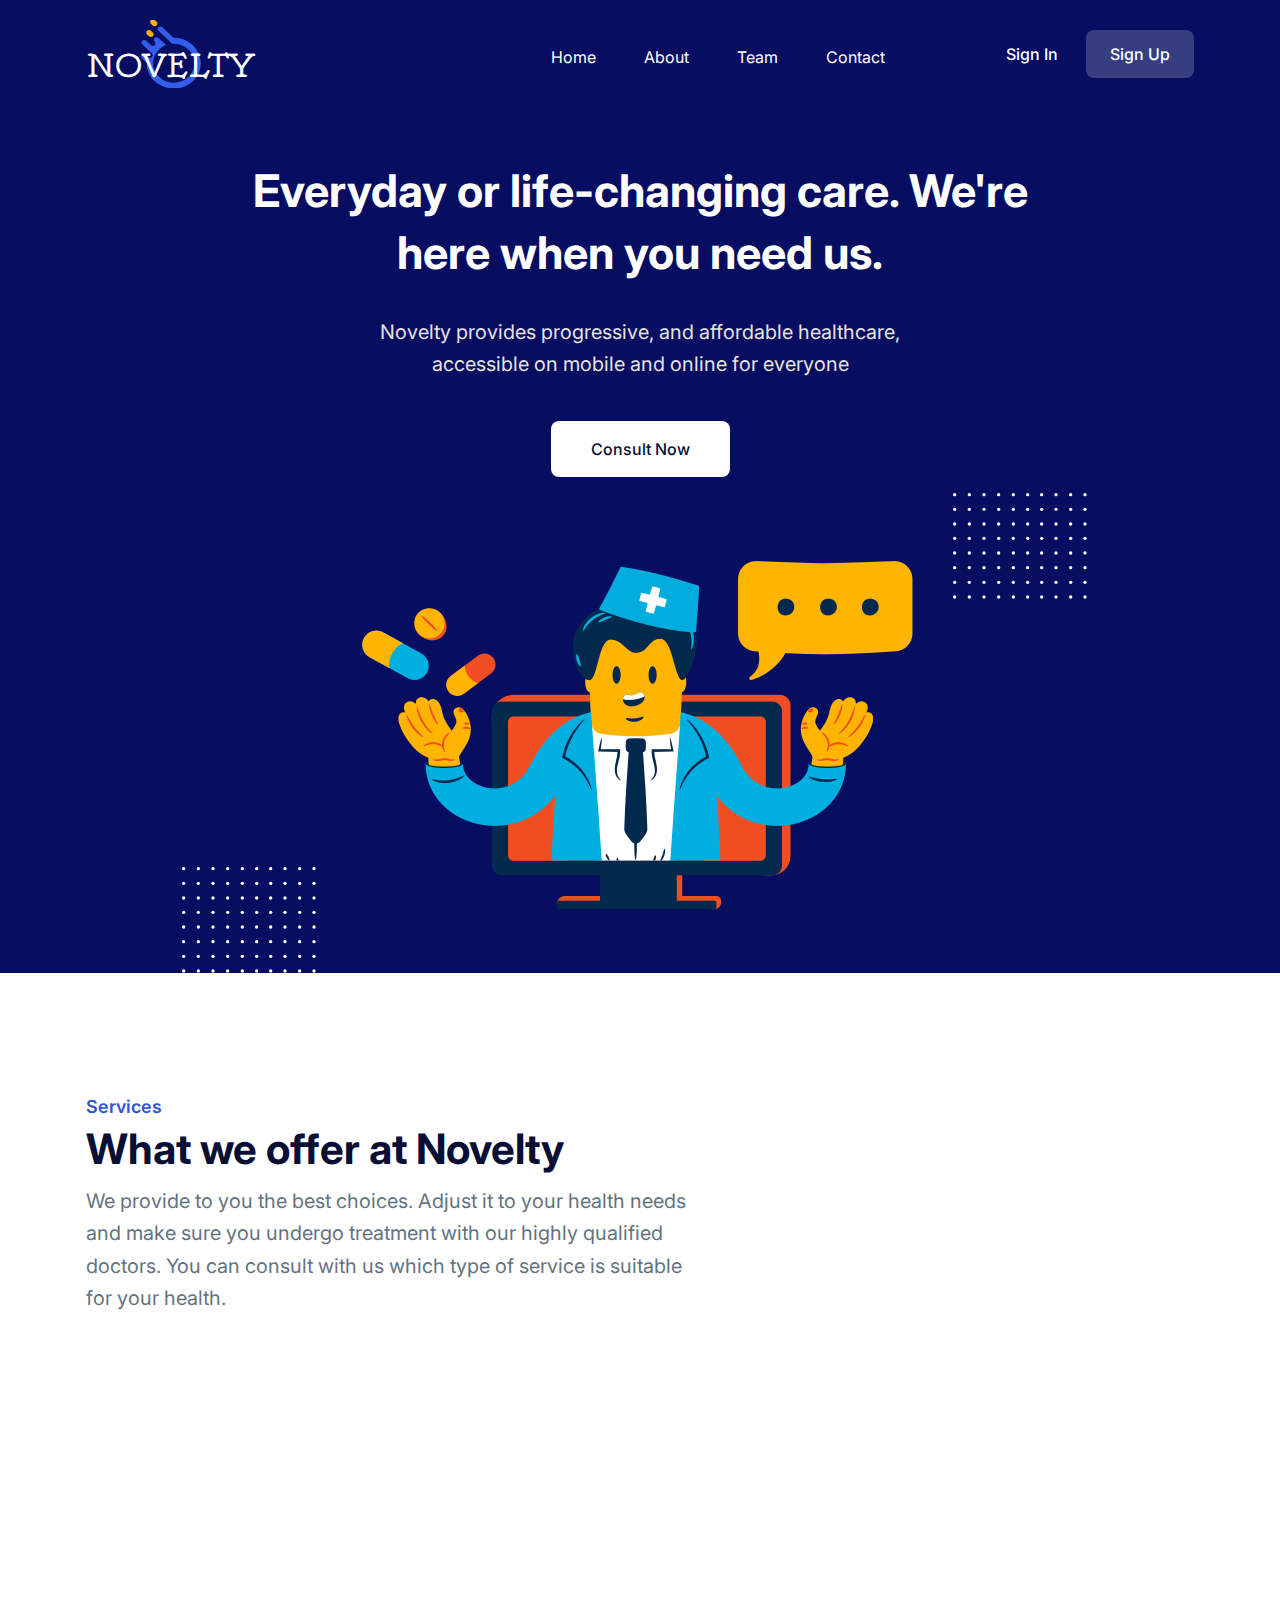
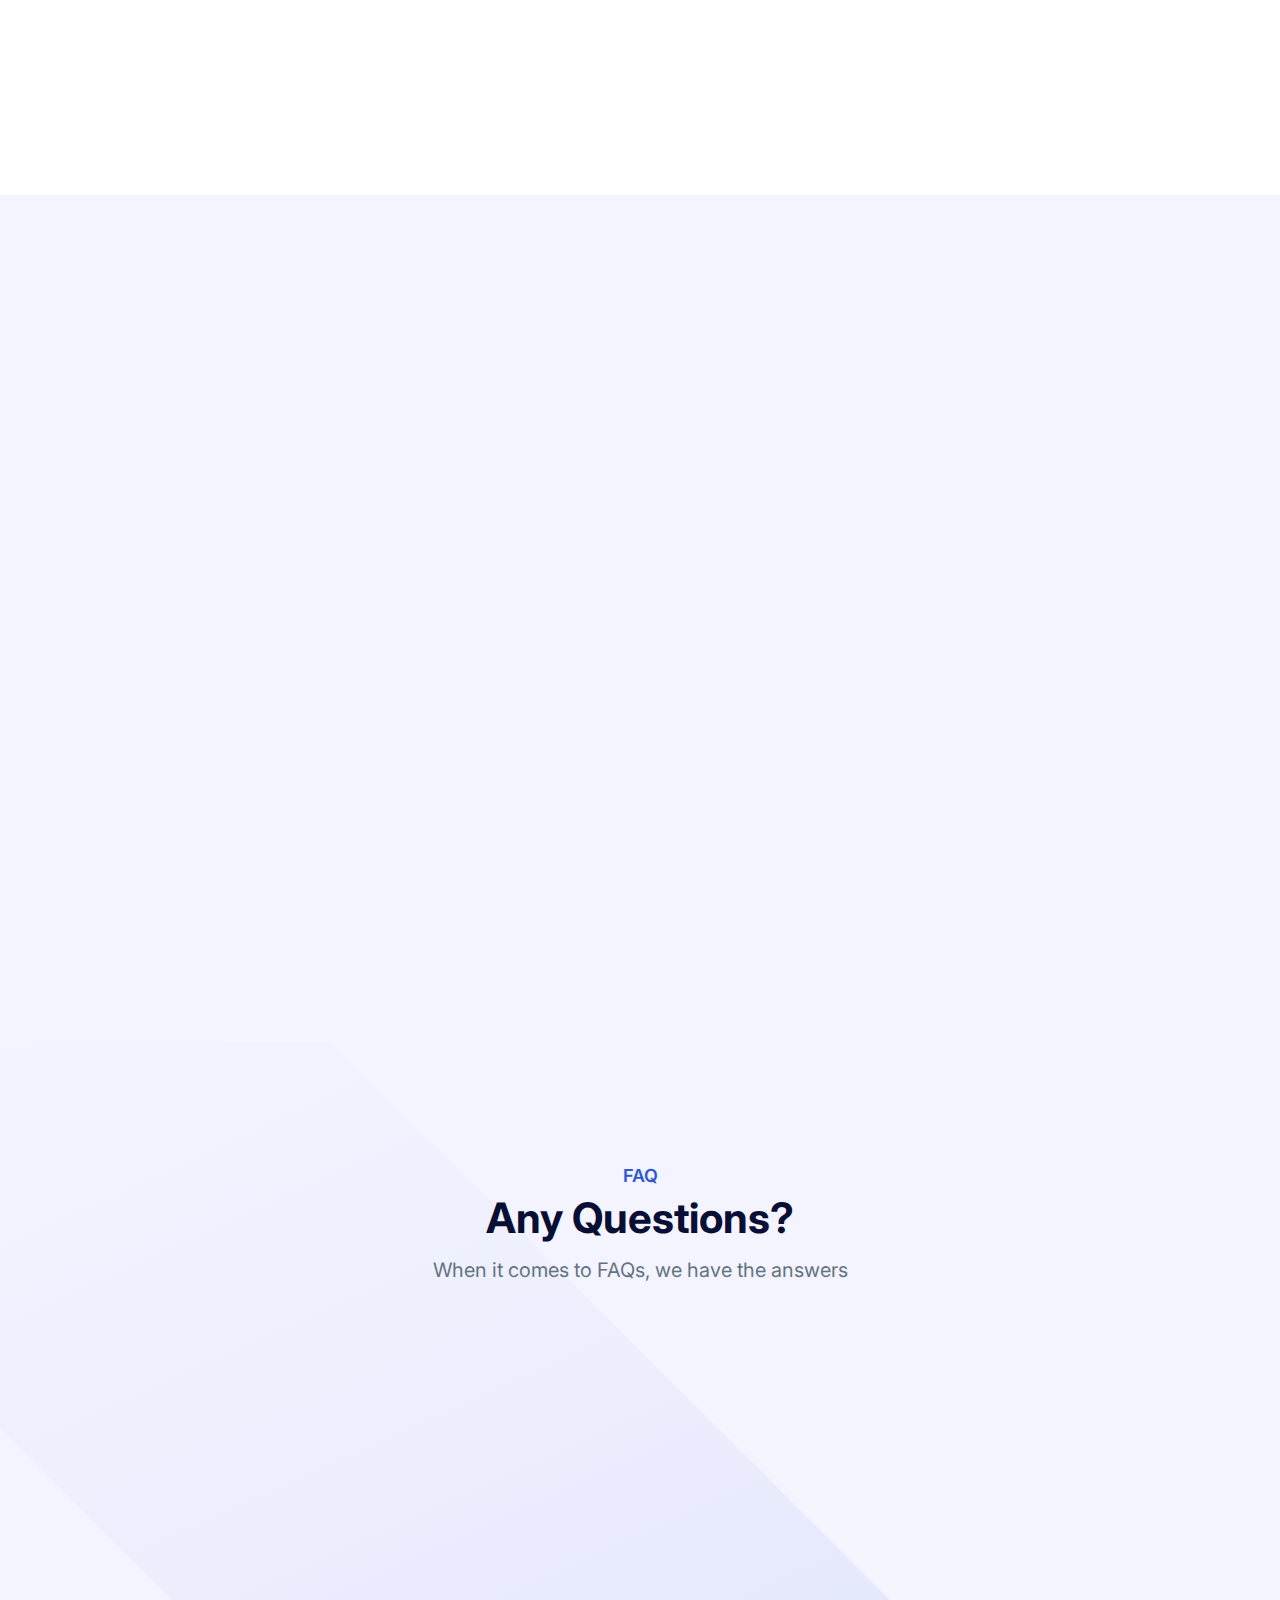
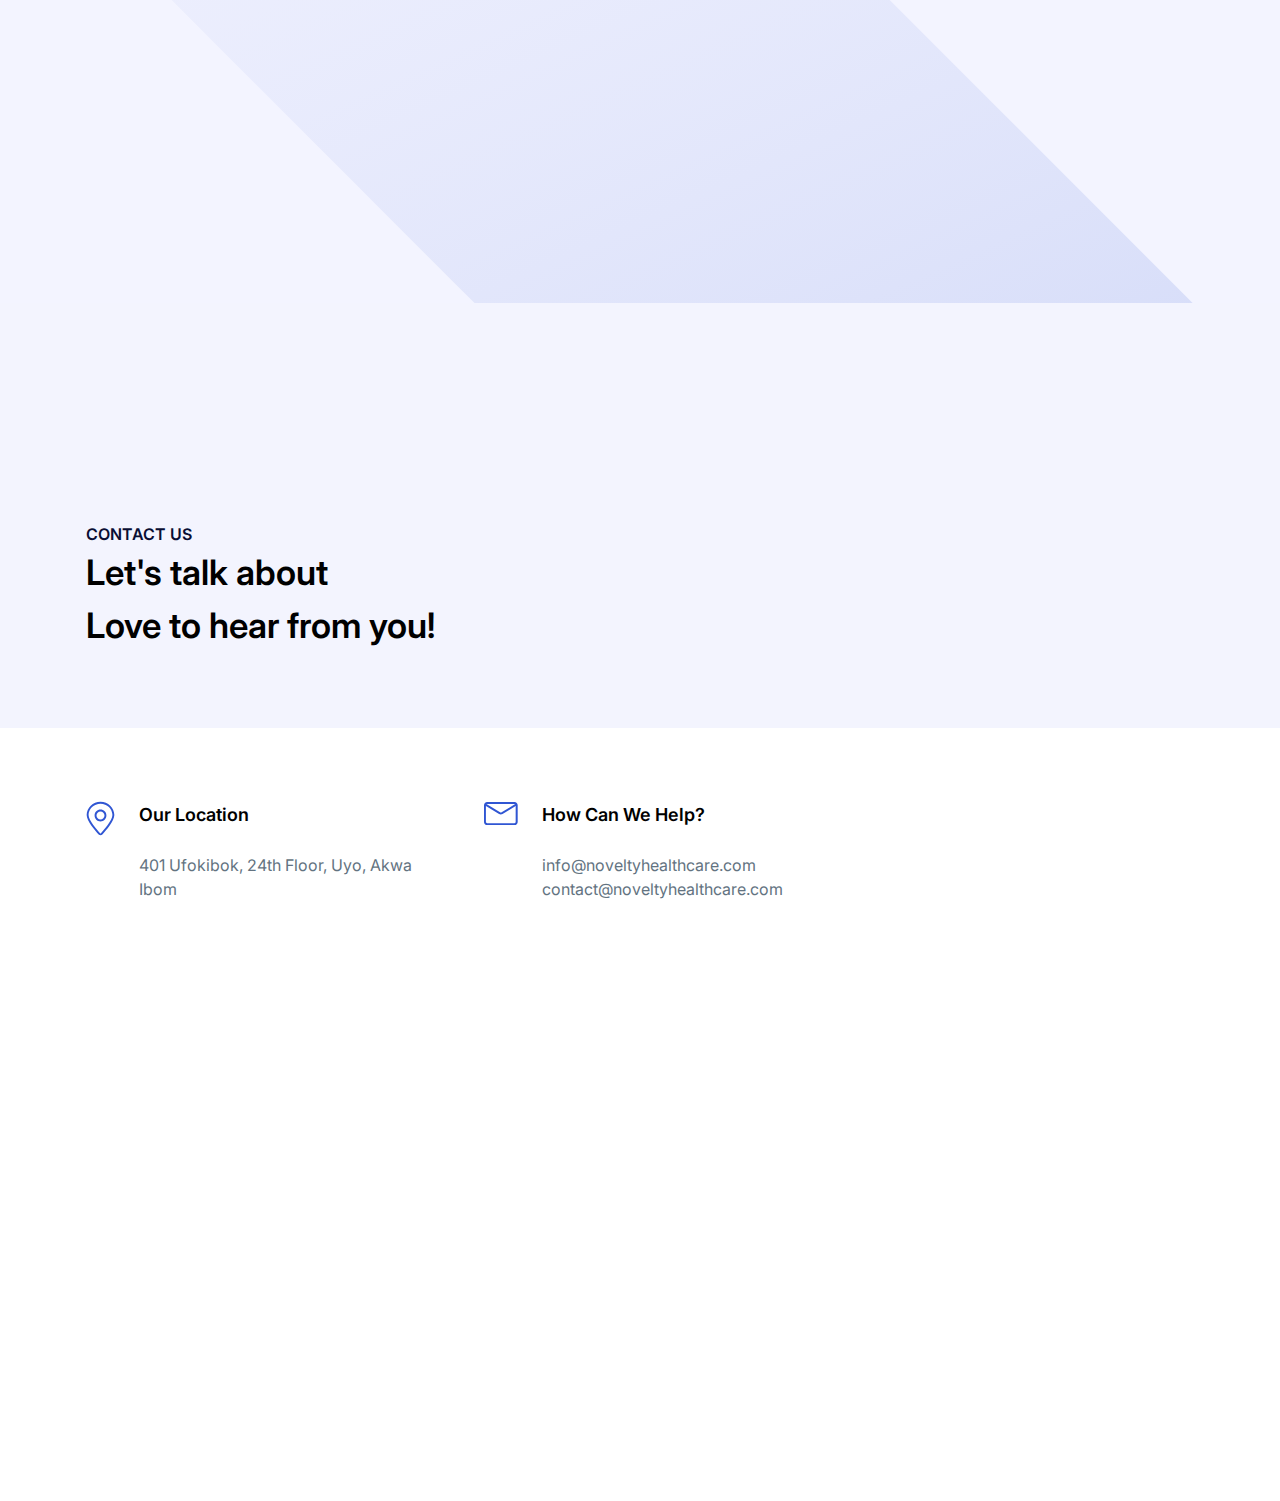
<file: index.html>
<!DOCTYPE html>
<html lang="en" class="scroll-smooth">
  <head>
    <meta charset="UTF-8" />
    <meta http-equiv="X-UA-Compatible" content="IE=edge" />
    <meta name="viewport" content="width=device-width, initial-scale=1.0" />
    <title>
      Novelty | Quality Healthcare to your doorstep
    </title>
    <link
      rel="shortcut icon"
      href="assets/images/favicon.png"
      type="image/x-icon"
    />
    <link rel="stylesheet" href="assets/css/animate.css" />
    <link rel="stylesheet" href="assets/css/tailwind.css" />

    <!-- ==== WOW JS ==== -->
    <script src="assets/js/wow.min.js"></script>
    <script>
      new WOW().init();
    </script>
  </head>
  <body>
    <!-- ====== Navbar Section Start -->
    <div
      class="
        ud-header
        bg-transparent
        absolute
        top-0
        left-0
        z-40
        w-full
        flex
        items-center
      "
    >
      <div class="container">
        <div class="flex -mx-4 items-center justify-between relative">
          <div class="px-4 w-60 max-w-full">
            <a href="index.html" class="navbar-logo w-full block py-5">
              <img
                src="assets/images/logo/logo-white.svg"
                alt="logo"
                class="w-full header-logo"
              />
            </a>
          </div>
          <div class="flex px-4 justify-between items-center w-full">
            <div>
              <button
                id="navbarToggler"
                class="
                  block
                  absolute
                  right-4
                  top-1/2
                  -translate-y-1/2
                  lg:hidden
                  focus:ring-2
                  ring-primary
                  px-3
                  py-[6px]
                  rounded-lg
                "
              >
                <span
                  class="relative w-[30px] h-[2px] my-[6px] block bg-white"
                ></span>
                <span
                  class="relative w-[30px] h-[2px] my-[6px] block bg-white"
                ></span>
                <span
                  class="relative w-[30px] h-[2px] my-[6px] block bg-white"
                ></span>
              </button>
              <nav
                id="navbarCollapse"
                class="
                  absolute
                  py-5
                  lg:py-0 lg:px-4
                  xl:px-6
                  bg-white
                  lg:bg-transparent
                  shadow-lg
                  rounded-lg
                  max-w-[250px]
                  w-full
                  lg:max-w-full lg:w-full
                  right-4
                  top-full
                  hidden
                  lg:block lg:static lg:shadow-none
                "
              >
                <ul class="blcok lg:flex">
                  <li class="relative group">
                    <a
                      href="#home"
                      class="
                        ud-menu-scroll
                        text-base text-dark
                        lg:text-white
                        lg:group-hover:opacity-70
                        lg:group-hover:text-white
                        group-hover:text-primary
                        py-2
                        lg:py-6 lg:inline-flex lg:px-0
                        flex
                        mx-8
                        lg:mr-0
                      "
                    >
                      Home
                    </a>
                  </li>
                  <li class="relative group">
                    <a
                      href="#about"
                      class="
                        ud-menu-scroll
                        text-base text-dark
                        lg:text-white
                        lg:group-hover:opacity-70
                        lg:group-hover:text-white
                        group-hover:text-primary
                        py-2
                        lg:py-6 lg:inline-flex lg:px-0
                        flex
                        mx-8
                        lg:mr-0 lg:ml-7
                        xl:ml-12
                      "
                    >
                      About
                    </a>
                  </li>
              
                  <li class="relative group">
                    <a
                      href="#team"
                      class="
                        ud-menu-scroll
                        text-base text-dark
                        lg:text-white
                        lg:group-hover:opacity-70
                        lg:group-hover:text-white
                        group-hover:text-primary
                        py-2
                        lg:py-6 lg:inline-flex lg:px-0
                        flex
                        mx-8
                        lg:mr-0 lg:ml-7
                        xl:ml-12
                      "
                    >
                      Team
                    </a>
                  </li>
                  <li class="relative group">
                    <a
                      href="#contact"
                      class="
                        ud-menu-scroll
                        text-base text-dark
                        lg:text-white
                        lg:group-hover:opacity-70
                        lg:group-hover:text-white
                        group-hover:text-primary
                        py-2
                        lg:py-6 lg:inline-flex lg:px-0
                        flex
                        mx-8
                        lg:mr-0 lg:ml-7
                        xl:ml-12
                      "
                    >
                      Contact
                    </a>
                  </li>
                </ul>
              </nav>
            </div>
            <div class="sm:flex justify-end hidden pr-16 lg:pr-0">
              <a
                href="signin.html"
                class="
                  text-base
                  font-medium
                  text-white
                  hover:opacity-70
                  py-3
                  px-7
                  loginBtn
                "
              >
                Sign In
              </a>
              <a
                href="signup.html"
                class="
                  text-base
                  font-medium
                  text-white
                  bg-white bg-opacity-20
                  rounded-lg
                  py-3
                  px-6
                  hover:bg-opacity-100 hover:text-dark
                  signUpBtn
                  duration-300
                  ease-in-out
                "
              >
                Sign Up
              </a>
            </div>
          </div>
        </div>
      </div>
    </div>
    <!-- ====== Navbar Section End -->

    <!-- ====== Hero Section Start -->
    <div
      id="home"
      class="relative pt-[120px] md:pt-[130px] lg:pt-[160px] bg-primary"
    >
      <div class="container">
        <div class="flex flex-wrap items-center -mx-4">
          <div class="w-full px-4">
            <div
              class="
                hero-content
                text-center
                max-w-[780px]
                mx-auto
                wow
                fadeInUp
              "
              data-wow-delay=".2s"
            >
              <h1
                class="
                  text-white
                  font-bold
                  text-3xl
                  sm:text-4xl
                  md:text-[45px]
                  leading-snug
                  sm:leading-snug
                  md:leading-snug
                  mb-8
                "
              >
              Everyday or life-changing care. We're here when you need us. </h1>
              <p
                class="
                  text-base
                  sm:text-lg sm:leading-relaxed
                  md:text-xl md:leading-relaxed
                  mx-auto
                  mb-10
                  text-[#e4e4e4]
                  max-w-[600px]
                "
              >
              Novelty provides progressive, and affordable healthcare, accessible on mobile and online for everyone
              </p>
              <ul class="flex flex-wrap items-center justify-center mb-10">
                <li >
                  <a
                    href="#home"
                    class="
                      py-4
                      px-6
                      sm:px-10
                      inline-flex
                      items-center
                      justify-center
                      text-center text-dark text-base
                      bg-white
                      hover:text-primary hover:shadow-lg
                      font-medium
                      rounded-lg
                      transition
                      duration-300
                      ease-in-out
                    "
                  >
                    Consult Now
                  </a>
                </li>
              </ul>
            </div>
          </div>

          <div class="w-full px-4">
            <div
              class="mx-auto max-w-[845px] relative z-10 wow fadeInUp"
              data-wow-delay=".25s"
            >
              <div class="mt-16">
                <img
                  src="assets/images/hero/hero-image.jpg"
                  alt="hero"
                  class="max-w-full mx-auto rounded-t-xl rounded-tr-xl"
                />
              </div>
              <div class="absolute z-[-1] bottom-0 -left-9">
                <svg
                  width="134"
                  height="106"
                  viewBox="0 0 134 106"
                  fill="none"
                  xmlns="http://www.w3.org/2000/svg"
                >
                  <circle
                    cx="1.66667"
                    cy="104"
                    r="1.66667"
                    transform="rotate(-90 1.66667 104)"
                    fill="white"
                  />
                  <circle
                    cx="16.3333"
                    cy="104"
                    r="1.66667"
                    transform="rotate(-90 16.3333 104)"
                    fill="white"
                  />
                  <circle
                    cx="31"
                    cy="104"
                    r="1.66667"
                    transform="rotate(-90 31 104)"
                    fill="white"
                  />
                  <circle
                    cx="45.6667"
                    cy="104"
                    r="1.66667"
                    transform="rotate(-90 45.6667 104)"
                    fill="white"
                  />
                  <circle
                    cx="60.3333"
                    cy="104"
                    r="1.66667"
                    transform="rotate(-90 60.3333 104)"
                    fill="white"
                  />
                  <circle
                    cx="88.6667"
                    cy="104"
                    r="1.66667"
                    transform="rotate(-90 88.6667 104)"
                    fill="white"
                  />
                  <circle
                    cx="117.667"
                    cy="104"
                    r="1.66667"
                    transform="rotate(-90 117.667 104)"
                    fill="white"
                  />
                  <circle
                    cx="74.6667"
                    cy="104"
                    r="1.66667"
                    transform="rotate(-90 74.6667 104)"
                    fill="white"
                  />
                  <circle
                    cx="103"
                    cy="104"
                    r="1.66667"
                    transform="rotate(-90 103 104)"
                    fill="white"
                  />
                  <circle
                    cx="132"
                    cy="104"
                    r="1.66667"
                    transform="rotate(-90 132 104)"
                    fill="white"
                  />
                  <circle
                    cx="1.66667"
                    cy="89.3333"
                    r="1.66667"
                    transform="rotate(-90 1.66667 89.3333)"
                    fill="white"
                  />
                  <circle
                    cx="16.3333"
                    cy="89.3333"
                    r="1.66667"
                    transform="rotate(-90 16.3333 89.3333)"
                    fill="white"
                  />
                  <circle
                    cx="31"
                    cy="89.3333"
                    r="1.66667"
                    transform="rotate(-90 31 89.3333)"
                    fill="white"
                  />
                  <circle
                    cx="45.6667"
                    cy="89.3333"
                    r="1.66667"
                    transform="rotate(-90 45.6667 89.3333)"
                    fill="white"
                  />
                  <circle
                    cx="60.3333"
                    cy="89.3338"
                    r="1.66667"
                    transform="rotate(-90 60.3333 89.3338)"
                    fill="white"
                  />
                  <circle
                    cx="88.6667"
                    cy="89.3338"
                    r="1.66667"
                    transform="rotate(-90 88.6667 89.3338)"
                    fill="white"
                  />
                  <circle
                    cx="117.667"
                    cy="89.3338"
                    r="1.66667"
                    transform="rotate(-90 117.667 89.3338)"
                    fill="white"
                  />
                  <circle
                    cx="74.6667"
                    cy="89.3338"
                    r="1.66667"
                    transform="rotate(-90 74.6667 89.3338)"
                    fill="white"
                  />
                  <circle
                    cx="103"
                    cy="89.3338"
                    r="1.66667"
                    transform="rotate(-90 103 89.3338)"
                    fill="white"
                  />
                  <circle
                    cx="132"
                    cy="89.3338"
                    r="1.66667"
                    transform="rotate(-90 132 89.3338)"
                    fill="white"
                  />
                  <circle
                    cx="1.66667"
                    cy="74.6673"
                    r="1.66667"
                    transform="rotate(-90 1.66667 74.6673)"
                    fill="white"
                  />
                  <circle
                    cx="1.66667"
                    cy="31.0003"
                    r="1.66667"
                    transform="rotate(-90 1.66667 31.0003)"
                    fill="white"
                  />
                  <circle
                    cx="16.3333"
                    cy="74.6668"
                    r="1.66667"
                    transform="rotate(-90 16.3333 74.6668)"
                    fill="white"
                  />
                  <circle
                    cx="16.3333"
                    cy="31.0003"
                    r="1.66667"
                    transform="rotate(-90 16.3333 31.0003)"
                    fill="white"
                  />
                  <circle
                    cx="31"
                    cy="74.6668"
                    r="1.66667"
                    transform="rotate(-90 31 74.6668)"
                    fill="white"
                  />
                  <circle
                    cx="31"
                    cy="31.0003"
                    r="1.66667"
                    transform="rotate(-90 31 31.0003)"
                    fill="white"
                  />
                  <circle
                    cx="45.6667"
                    cy="74.6668"
                    r="1.66667"
                    transform="rotate(-90 45.6667 74.6668)"
                    fill="white"
                  />
                  <circle
                    cx="45.6667"
                    cy="31.0003"
                    r="1.66667"
                    transform="rotate(-90 45.6667 31.0003)"
                    fill="white"
                  />
                  <circle
                    cx="60.3333"
                    cy="74.6668"
                    r="1.66667"
                    transform="rotate(-90 60.3333 74.6668)"
                    fill="white"
                  />
                  <circle
                    cx="60.3333"
                    cy="31.0001"
                    r="1.66667"
                    transform="rotate(-90 60.3333 31.0001)"
                    fill="white"
                  />
                  <circle
                    cx="88.6667"
                    cy="74.6668"
                    r="1.66667"
                    transform="rotate(-90 88.6667 74.6668)"
                    fill="white"
                  />
                  <circle
                    cx="88.6667"
                    cy="31.0001"
                    r="1.66667"
                    transform="rotate(-90 88.6667 31.0001)"
                    fill="white"
                  />
                  <circle
                    cx="117.667"
                    cy="74.6668"
                    r="1.66667"
                    transform="rotate(-90 117.667 74.6668)"
                    fill="white"
                  />
                  <circle
                    cx="117.667"
                    cy="31.0001"
                    r="1.66667"
                    transform="rotate(-90 117.667 31.0001)"
                    fill="white"
                  />
                  <circle
                    cx="74.6667"
                    cy="74.6668"
                    r="1.66667"
                    transform="rotate(-90 74.6667 74.6668)"
                    fill="white"
                  />
                  <circle
                    cx="74.6667"
                    cy="31.0001"
                    r="1.66667"
                    transform="rotate(-90 74.6667 31.0001)"
                    fill="white"
                  />
                  <circle
                    cx="103"
                    cy="74.6668"
                    r="1.66667"
                    transform="rotate(-90 103 74.6668)"
                    fill="white"
                  />
                  <circle
                    cx="103"
                    cy="31.0001"
                    r="1.66667"
                    transform="rotate(-90 103 31.0001)"
                    fill="white"
                  />
                  <circle
                    cx="132"
                    cy="74.6668"
                    r="1.66667"
                    transform="rotate(-90 132 74.6668)"
                    fill="white"
                  />
                  <circle
                    cx="132"
                    cy="31.0001"
                    r="1.66667"
                    transform="rotate(-90 132 31.0001)"
                    fill="white"
                  />
                  <circle
                    cx="1.66667"
                    cy="60.0003"
                    r="1.66667"
                    transform="rotate(-90 1.66667 60.0003)"
                    fill="white"
                  />
                  <circle
                    cx="1.66667"
                    cy="16.3336"
                    r="1.66667"
                    transform="rotate(-90 1.66667 16.3336)"
                    fill="white"
                  />
                  <circle
                    cx="16.3333"
                    cy="60.0003"
                    r="1.66667"
                    transform="rotate(-90 16.3333 60.0003)"
                    fill="white"
                  />
                  <circle
                    cx="16.3333"
                    cy="16.3336"
                    r="1.66667"
                    transform="rotate(-90 16.3333 16.3336)"
                    fill="white"
                  />
                  <circle
                    cx="31"
                    cy="60.0003"
                    r="1.66667"
                    transform="rotate(-90 31 60.0003)"
                    fill="white"
                  />
                  <circle
                    cx="31"
                    cy="16.3336"
                    r="1.66667"
                    transform="rotate(-90 31 16.3336)"
                    fill="white"
                  />
                  <circle
                    cx="45.6667"
                    cy="60.0003"
                    r="1.66667"
                    transform="rotate(-90 45.6667 60.0003)"
                    fill="white"
                  />
                  <circle
                    cx="45.6667"
                    cy="16.3336"
                    r="1.66667"
                    transform="rotate(-90 45.6667 16.3336)"
                    fill="white"
                  />
                  <circle
                    cx="60.3333"
                    cy="60.0003"
                    r="1.66667"
                    transform="rotate(-90 60.3333 60.0003)"
                    fill="white"
                  />
                  <circle
                    cx="60.3333"
                    cy="16.3336"
                    r="1.66667"
                    transform="rotate(-90 60.3333 16.3336)"
                    fill="white"
                  />
                  <circle
                    cx="88.6667"
                    cy="60.0003"
                    r="1.66667"
                    transform="rotate(-90 88.6667 60.0003)"
                    fill="white"
                  />
                  <circle
                    cx="88.6667"
                    cy="16.3336"
                    r="1.66667"
                    transform="rotate(-90 88.6667 16.3336)"
                    fill="white"
                  />
                  <circle
                    cx="117.667"
                    cy="60.0003"
                    r="1.66667"
                    transform="rotate(-90 117.667 60.0003)"
                    fill="white"
                  />
                  <circle
                    cx="117.667"
                    cy="16.3336"
                    r="1.66667"
                    transform="rotate(-90 117.667 16.3336)"
                    fill="white"
                  />
                  <circle
                    cx="74.6667"
                    cy="60.0003"
                    r="1.66667"
                    transform="rotate(-90 74.6667 60.0003)"
                    fill="white"
                  />
                  <circle
                    cx="74.6667"
                    cy="16.3336"
                    r="1.66667"
                    transform="rotate(-90 74.6667 16.3336)"
                    fill="white"
                  />
                  <circle
                    cx="103"
                    cy="60.0003"
                    r="1.66667"
                    transform="rotate(-90 103 60.0003)"
                    fill="white"
                  />
                  <circle
                    cx="103"
                    cy="16.3336"
                    r="1.66667"
                    transform="rotate(-90 103 16.3336)"
                    fill="white"
                  />
                  <circle
                    cx="132"
                    cy="60.0003"
                    r="1.66667"
                    transform="rotate(-90 132 60.0003)"
                    fill="white"
                  />
                  <circle
                    cx="132"
                    cy="16.3336"
                    r="1.66667"
                    transform="rotate(-90 132 16.3336)"
                    fill="white"
                  />
                  <circle
                    cx="1.66667"
                    cy="45.3336"
                    r="1.66667"
                    transform="rotate(-90 1.66667 45.3336)"
                    fill="white"
                  />
                  <circle
                    cx="1.66667"
                    cy="1.66683"
                    r="1.66667"
                    transform="rotate(-90 1.66667 1.66683)"
                    fill="white"
                  />
                  <circle
                    cx="16.3333"
                    cy="45.3336"
                    r="1.66667"
                    transform="rotate(-90 16.3333 45.3336)"
                    fill="white"
                  />
                  <circle
                    cx="16.3333"
                    cy="1.66683"
                    r="1.66667"
                    transform="rotate(-90 16.3333 1.66683)"
                    fill="white"
                  />
                  <circle
                    cx="31"
                    cy="45.3336"
                    r="1.66667"
                    transform="rotate(-90 31 45.3336)"
                    fill="white"
                  />
                  <circle
                    cx="31"
                    cy="1.66683"
                    r="1.66667"
                    transform="rotate(-90 31 1.66683)"
                    fill="white"
                  />
                  <circle
                    cx="45.6667"
                    cy="45.3336"
                    r="1.66667"
                    transform="rotate(-90 45.6667 45.3336)"
                    fill="white"
                  />
                  <circle
                    cx="45.6667"
                    cy="1.66683"
                    r="1.66667"
                    transform="rotate(-90 45.6667 1.66683)"
                    fill="white"
                  />
                  <circle
                    cx="60.3333"
                    cy="45.3338"
                    r="1.66667"
                    transform="rotate(-90 60.3333 45.3338)"
                    fill="white"
                  />
                  <circle
                    cx="60.3333"
                    cy="1.66707"
                    r="1.66667"
                    transform="rotate(-90 60.3333 1.66707)"
                    fill="white"
                  />
                  <circle
                    cx="88.6667"
                    cy="45.3338"
                    r="1.66667"
                    transform="rotate(-90 88.6667 45.3338)"
                    fill="white"
                  />
                  <circle
                    cx="88.6667"
                    cy="1.66707"
                    r="1.66667"
                    transform="rotate(-90 88.6667 1.66707)"
                    fill="white"
                  />
                  <circle
                    cx="117.667"
                    cy="45.3338"
                    r="1.66667"
                    transform="rotate(-90 117.667 45.3338)"
                    fill="white"
                  />
                  <circle
                    cx="117.667"
                    cy="1.66707"
                    r="1.66667"
                    transform="rotate(-90 117.667 1.66707)"
                    fill="white"
                  />
                  <circle
                    cx="74.6667"
                    cy="45.3338"
                    r="1.66667"
                    transform="rotate(-90 74.6667 45.3338)"
                    fill="white"
                  />
                  <circle
                    cx="74.6667"
                    cy="1.66707"
                    r="1.66667"
                    transform="rotate(-90 74.6667 1.66707)"
                    fill="white"
                  />
                  <circle
                    cx="103"
                    cy="45.3338"
                    r="1.66667"
                    transform="rotate(-90 103 45.3338)"
                    fill="white"
                  />
                  <circle
                    cx="103"
                    cy="1.66707"
                    r="1.66667"
                    transform="rotate(-90 103 1.66707)"
                    fill="white"
                  />
                  <circle
                    cx="132"
                    cy="45.3338"
                    r="1.66667"
                    transform="rotate(-90 132 45.3338)"
                    fill="white"
                  />
                  <circle
                    cx="132"
                    cy="1.66707"
                    r="1.66667"
                    transform="rotate(-90 132 1.66707)"
                    fill="white"
                  />
                </svg>
              </div>
              <div class="absolute z-[-1] -top-6 -right-6">
                <svg
                  width="134"
                  height="106"
                  viewBox="0 0 134 106"
                  fill="none"
                  xmlns="http://www.w3.org/2000/svg"
                >
                  <circle
                    cx="1.66667"
                    cy="104"
                    r="1.66667"
                    transform="rotate(-90 1.66667 104)"
                    fill="white"
                  />
                  <circle
                    cx="16.3333"
                    cy="104"
                    r="1.66667"
                    transform="rotate(-90 16.3333 104)"
                    fill="white"
                  />
                  <circle
                    cx="31"
                    cy="104"
                    r="1.66667"
                    transform="rotate(-90 31 104)"
                    fill="white"
                  />
                  <circle
                    cx="45.6667"
                    cy="104"
                    r="1.66667"
                    transform="rotate(-90 45.6667 104)"
                    fill="white"
                  />
                  <circle
                    cx="60.3333"
                    cy="104"
                    r="1.66667"
                    transform="rotate(-90 60.3333 104)"
                    fill="white"
                  />
                  <circle
                    cx="88.6667"
                    cy="104"
                    r="1.66667"
                    transform="rotate(-90 88.6667 104)"
                    fill="white"
                  />
                  <circle
                    cx="117.667"
                    cy="104"
                    r="1.66667"
                    transform="rotate(-90 117.667 104)"
                    fill="white"
                  />
                  <circle
                    cx="74.6667"
                    cy="104"
                    r="1.66667"
                    transform="rotate(-90 74.6667 104)"
                    fill="white"
                  />
                  <circle
                    cx="103"
                    cy="104"
                    r="1.66667"
                    transform="rotate(-90 103 104)"
                    fill="white"
                  />
                  <circle
                    cx="132"
                    cy="104"
                    r="1.66667"
                    transform="rotate(-90 132 104)"
                    fill="white"
                  />
                  <circle
                    cx="1.66667"
                    cy="89.3333"
                    r="1.66667"
                    transform="rotate(-90 1.66667 89.3333)"
                    fill="white"
                  />
                  <circle
                    cx="16.3333"
                    cy="89.3333"
                    r="1.66667"
                    transform="rotate(-90 16.3333 89.3333)"
                    fill="white"
                  />
                  <circle
                    cx="31"
                    cy="89.3333"
                    r="1.66667"
                    transform="rotate(-90 31 89.3333)"
                    fill="white"
                  />
                  <circle
                    cx="45.6667"
                    cy="89.3333"
                    r="1.66667"
                    transform="rotate(-90 45.6667 89.3333)"
                    fill="white"
                  />
                  <circle
                    cx="60.3333"
                    cy="89.3338"
                    r="1.66667"
                    transform="rotate(-90 60.3333 89.3338)"
                    fill="white"
                  />
                  <circle
                    cx="88.6667"
                    cy="89.3338"
                    r="1.66667"
                    transform="rotate(-90 88.6667 89.3338)"
                    fill="white"
                  />
                  <circle
                    cx="117.667"
                    cy="89.3338"
                    r="1.66667"
                    transform="rotate(-90 117.667 89.3338)"
                    fill="white"
                  />
                  <circle
                    cx="74.6667"
                    cy="89.3338"
                    r="1.66667"
                    transform="rotate(-90 74.6667 89.3338)"
                    fill="white"
                  />
                  <circle
                    cx="103"
                    cy="89.3338"
                    r="1.66667"
                    transform="rotate(-90 103 89.3338)"
                    fill="white"
                  />
                  <circle
                    cx="132"
                    cy="89.3338"
                    r="1.66667"
                    transform="rotate(-90 132 89.3338)"
                    fill="white"
                  />
                  <circle
                    cx="1.66667"
                    cy="74.6673"
                    r="1.66667"
                    transform="rotate(-90 1.66667 74.6673)"
                    fill="white"
                  />
                  <circle
                    cx="1.66667"
                    cy="31.0003"
                    r="1.66667"
                    transform="rotate(-90 1.66667 31.0003)"
                    fill="white"
                  />
                  <circle
                    cx="16.3333"
                    cy="74.6668"
                    r="1.66667"
                    transform="rotate(-90 16.3333 74.6668)"
                    fill="white"
                  />
                  <circle
                    cx="16.3333"
                    cy="31.0003"
                    r="1.66667"
                    transform="rotate(-90 16.3333 31.0003)"
                    fill="white"
                  />
                  <circle
                    cx="31"
                    cy="74.6668"
                    r="1.66667"
                    transform="rotate(-90 31 74.6668)"
                    fill="white"
                  />
                  <circle
                    cx="31"
                    cy="31.0003"
                    r="1.66667"
                    transform="rotate(-90 31 31.0003)"
                    fill="white"
                  />
                  <circle
                    cx="45.6667"
                    cy="74.6668"
                    r="1.66667"
                    transform="rotate(-90 45.6667 74.6668)"
                    fill="white"
                  />
                  <circle
                    cx="45.6667"
                    cy="31.0003"
                    r="1.66667"
                    transform="rotate(-90 45.6667 31.0003)"
                    fill="white"
                  />
                  <circle
                    cx="60.3333"
                    cy="74.6668"
                    r="1.66667"
                    transform="rotate(-90 60.3333 74.6668)"
                    fill="white"
                  />
                  <circle
                    cx="60.3333"
                    cy="31.0001"
                    r="1.66667"
                    transform="rotate(-90 60.3333 31.0001)"
                    fill="white"
                  />
                  <circle
                    cx="88.6667"
                    cy="74.6668"
                    r="1.66667"
                    transform="rotate(-90 88.6667 74.6668)"
                    fill="white"
                  />
                  <circle
                    cx="88.6667"
                    cy="31.0001"
                    r="1.66667"
                    transform="rotate(-90 88.6667 31.0001)"
                    fill="white"
                  />
                  <circle
                    cx="117.667"
                    cy="74.6668"
                    r="1.66667"
                    transform="rotate(-90 117.667 74.6668)"
                    fill="white"
                  />
                  <circle
                    cx="117.667"
                    cy="31.0001"
                    r="1.66667"
                    transform="rotate(-90 117.667 31.0001)"
                    fill="white"
                  />
                  <circle
                    cx="74.6667"
                    cy="74.6668"
                    r="1.66667"
                    transform="rotate(-90 74.6667 74.6668)"
                    fill="white"
                  />
                  <circle
                    cx="74.6667"
                    cy="31.0001"
                    r="1.66667"
                    transform="rotate(-90 74.6667 31.0001)"
                    fill="white"
                  />
                  <circle
                    cx="103"
                    cy="74.6668"
                    r="1.66667"
                    transform="rotate(-90 103 74.6668)"
                    fill="white"
                  />
                  <circle
                    cx="103"
                    cy="31.0001"
                    r="1.66667"
                    transform="rotate(-90 103 31.0001)"
                    fill="white"
                  />
                  <circle
                    cx="132"
                    cy="74.6668"
                    r="1.66667"
                    transform="rotate(-90 132 74.6668)"
                    fill="white"
                  />
                  <circle
                    cx="132"
                    cy="31.0001"
                    r="1.66667"
                    transform="rotate(-90 132 31.0001)"
                    fill="white"
                  />
                  <circle
                    cx="1.66667"
                    cy="60.0003"
                    r="1.66667"
                    transform="rotate(-90 1.66667 60.0003)"
                    fill="white"
                  />
                  <circle
                    cx="1.66667"
                    cy="16.3336"
                    r="1.66667"
                    transform="rotate(-90 1.66667 16.3336)"
                    fill="white"
                  />
                  <circle
                    cx="16.3333"
                    cy="60.0003"
                    r="1.66667"
                    transform="rotate(-90 16.3333 60.0003)"
                    fill="white"
                  />
                  <circle
                    cx="16.3333"
                    cy="16.3336"
                    r="1.66667"
                    transform="rotate(-90 16.3333 16.3336)"
                    fill="white"
                  />
                  <circle
                    cx="31"
                    cy="60.0003"
                    r="1.66667"
                    transform="rotate(-90 31 60.0003)"
                    fill="white"
                  />
                  <circle
                    cx="31"
                    cy="16.3336"
                    r="1.66667"
                    transform="rotate(-90 31 16.3336)"
                    fill="white"
                  />
                  <circle
                    cx="45.6667"
                    cy="60.0003"
                    r="1.66667"
                    transform="rotate(-90 45.6667 60.0003)"
                    fill="white"
                  />
                  <circle
                    cx="45.6667"
                    cy="16.3336"
                    r="1.66667"
                    transform="rotate(-90 45.6667 16.3336)"
                    fill="white"
                  />
                  <circle
                    cx="60.3333"
                    cy="60.0003"
                    r="1.66667"
                    transform="rotate(-90 60.3333 60.0003)"
                    fill="white"
                  />
                  <circle
                    cx="60.3333"
                    cy="16.3336"
                    r="1.66667"
                    transform="rotate(-90 60.3333 16.3336)"
                    fill="white"
                  />
                  <circle
                    cx="88.6667"
                    cy="60.0003"
                    r="1.66667"
                    transform="rotate(-90 88.6667 60.0003)"
                    fill="white"
                  />
                  <circle
                    cx="88.6667"
                    cy="16.3336"
                    r="1.66667"
                    transform="rotate(-90 88.6667 16.3336)"
                    fill="white"
                  />
                  <circle
                    cx="117.667"
                    cy="60.0003"
                    r="1.66667"
                    transform="rotate(-90 117.667 60.0003)"
                    fill="white"
                  />
                  <circle
                    cx="117.667"
                    cy="16.3336"
                    r="1.66667"
                    transform="rotate(-90 117.667 16.3336)"
                    fill="white"
                  />
                  <circle
                    cx="74.6667"
                    cy="60.0003"
                    r="1.66667"
                    transform="rotate(-90 74.6667 60.0003)"
                    fill="white"
                  />
                  <circle
                    cx="74.6667"
                    cy="16.3336"
                    r="1.66667"
                    transform="rotate(-90 74.6667 16.3336)"
                    fill="white"
                  />
                  <circle
                    cx="103"
                    cy="60.0003"
                    r="1.66667"
                    transform="rotate(-90 103 60.0003)"
                    fill="white"
                  />
                  <circle
                    cx="103"
                    cy="16.3336"
                    r="1.66667"
                    transform="rotate(-90 103 16.3336)"
                    fill="white"
                  />
                  <circle
                    cx="132"
                    cy="60.0003"
                    r="1.66667"
                    transform="rotate(-90 132 60.0003)"
                    fill="white"
                  />
                  <circle
                    cx="132"
                    cy="16.3336"
                    r="1.66667"
                    transform="rotate(-90 132 16.3336)"
                    fill="white"
                  />
                  <circle
                    cx="1.66667"
                    cy="45.3336"
                    r="1.66667"
                    transform="rotate(-90 1.66667 45.3336)"
                    fill="white"
                  />
                  <circle
                    cx="1.66667"
                    cy="1.66683"
                    r="1.66667"
                    transform="rotate(-90 1.66667 1.66683)"
                    fill="white"
                  />
                  <circle
                    cx="16.3333"
                    cy="45.3336"
                    r="1.66667"
                    transform="rotate(-90 16.3333 45.3336)"
                    fill="white"
                  />
                  <circle
                    cx="16.3333"
                    cy="1.66683"
                    r="1.66667"
                    transform="rotate(-90 16.3333 1.66683)"
                    fill="white"
                  />
                  <circle
                    cx="31"
                    cy="45.3336"
                    r="1.66667"
                    transform="rotate(-90 31 45.3336)"
                    fill="white"
                  />
                  <circle
                    cx="31"
                    cy="1.66683"
                    r="1.66667"
                    transform="rotate(-90 31 1.66683)"
                    fill="white"
                  />
                  <circle
                    cx="45.6667"
                    cy="45.3336"
                    r="1.66667"
                    transform="rotate(-90 45.6667 45.3336)"
                    fill="white"
                  />
                  <circle
                    cx="45.6667"
                    cy="1.66683"
                    r="1.66667"
                    transform="rotate(-90 45.6667 1.66683)"
                    fill="white"
                  />
                  <circle
                    cx="60.3333"
                    cy="45.3338"
                    r="1.66667"
                    transform="rotate(-90 60.3333 45.3338)"
                    fill="white"
                  />
                  <circle
                    cx="60.3333"
                    cy="1.66707"
                    r="1.66667"
                    transform="rotate(-90 60.3333 1.66707)"
                    fill="white"
                  />
                  <circle
                    cx="88.6667"
                    cy="45.3338"
                    r="1.66667"
                    transform="rotate(-90 88.6667 45.3338)"
                    fill="white"
                  />
                  <circle
                    cx="88.6667"
                    cy="1.66707"
                    r="1.66667"
                    transform="rotate(-90 88.6667 1.66707)"
                    fill="white"
                  />
                  <circle
                    cx="117.667"
                    cy="45.3338"
                    r="1.66667"
                    transform="rotate(-90 117.667 45.3338)"
                    fill="white"
                  />
                  <circle
                    cx="117.667"
                    cy="1.66707"
                    r="1.66667"
                    transform="rotate(-90 117.667 1.66707)"
                    fill="white"
                  />
                  <circle
                    cx="74.6667"
                    cy="45.3338"
                    r="1.66667"
                    transform="rotate(-90 74.6667 45.3338)"
                    fill="white"
                  />
                  <circle
                    cx="74.6667"
                    cy="1.66707"
                    r="1.66667"
                    transform="rotate(-90 74.6667 1.66707)"
                    fill="white"
                  />
                  <circle
                    cx="103"
                    cy="45.3338"
                    r="1.66667"
                    transform="rotate(-90 103 45.3338)"
                    fill="white"
                  />
                  <circle
                    cx="103"
                    cy="1.66707"
                    r="1.66667"
                    transform="rotate(-90 103 1.66707)"
                    fill="white"
                  />
                  <circle
                    cx="132"
                    cy="45.3338"
                    r="1.66667"
                    transform="rotate(-90 132 45.3338)"
                    fill="white"
                  />
                  <circle
                    cx="132"
                    cy="1.66707"
                    r="1.66667"
                    transform="rotate(-90 132 1.66707)"
                    fill="white"
                  />
                </svg>
              </div>
            </div>
          </div>
        </div>
      </div>
    </div>
    <!-- ====== Hero Section End -->

    <!-- ====== Features Section Start -->
    <section class="pt-20 lg:pt-[120px] pb-8 lg:pb-[70px]">
      <div class="container">
        <div class="flex flex-wrap -mx-4">
          <div class="w-full px-4">
            <div class="mb-12 lg:mb-20 max-w-[620px]">
              <span class="font-semibold text-lg text-primary mb-2 block">
                Services
              </span>
              <h2
                class="
                  font-bold
                  text-3xl
                  sm:text-4xl
                  md:text-[42px]
                  text-dark
                  mb-4
                "
              >
                What we offer at Novelty
              </h2>
              <p
                class="
                  text-lg
                  sm:text-xl
                  leading-relaxed
                  sm:leading-relaxed
                  text-body-color
                "
              >
              We provide to you the best choices. Adjust it to your health needs and make sure you undergo treatment with our highly qualified doctors. You can consult with us which type of service is suitable for your health.
              </p>
            </div>
          </div>
        </div>
        <div class="flex flex-wrap -mx-4">
          <div class="w-full md:w-1/2 lg:w-1/4 px-4">
            <div class="bg-white mb-12 group wow fadeInUp" data-wow-delay=".1s">
              <div
                class="
                  w-[70px]
                  h-[70px]
                  flex
                  items-center
                  justify-center
                  bg-primary
                  rounded-2xl
                  mb-8
                  relative
                  z-10
                "
              >
                <span
                  class="
                    w-[70px]
                    h-[70px]
                    flex
                    items-center
                    justify-center
                    bg-primary bg-opacity-20
                    rounded-2xl
                    mb-8
                    absolute
                    z-[-1]
                    top-0
                    left-0
                    rotate-[25deg]
                    group-hover:rotate-45
                    duration-300
                  "
                ></span>
                <svg
                  width="35"
                  height="35"
                  viewBox="0 0 52 52"
                  fill="none"
                  xmlns="http://www.w3.org/2000/svg"
                >
                  <path
                    d="M44.9313 11.7H38.9188C40.5438 10.9687 41.7626 9.99374 42.2501 8.69374C42.9001 6.98749 42.2501 5.19999 40.3001 3.33124C38.1876 1.29999 35.9938 0.568738 33.8001 1.13749C29.9813 2.11249 27.4626 7.06874 26.2438 9.99374C25.1063 7.06874 22.5876 2.11249 18.6876 1.13749C16.4938 0.568738 14.3001 1.29999 12.1876 3.33124C10.2376 5.19999 9.5876 6.98749 10.2376 8.69374C10.7251 9.99374 12.0251 10.9687 13.5688 11.7H7.06885C5.0376 11.7 3.4126 13.325 3.4126 15.3562V21.5312C3.4126 23.5625 5.0376 25.1875 7.06885 25.1875H7.71885V46.2312C7.71885 48.8312 9.83135 51.025 12.5126 51.025H40.1376C42.7376 51.025 44.9313 48.9125 44.9313 46.2312V25.1875C46.9626 25.1875 48.5876 23.5625 48.5876 21.5312V15.3562C48.5063 13.325 46.8813 11.7 44.9313 11.7ZM34.5313 3.98124C34.7751 3.89999 35.0188 3.89999 35.1813 3.89999C36.1563 3.89999 37.2126 4.38749 38.2688 5.52499C38.7563 6.01249 39.8126 7.06874 39.5688 7.79999C39.0001 9.34374 33.9626 10.6437 28.9251 11.05C30.0626 8.36874 32.1751 4.54999 34.5313 3.98124ZM13.0001 7.71874C12.7563 6.98749 13.8126 5.93124 14.3001 5.44374C15.4376 4.38749 16.4126 3.81874 17.3876 3.81874C17.6313 3.81874 17.8751 3.81874 18.0376 3.89999C20.4751 4.54999 22.5063 8.28749 23.6438 10.9687C18.6063 10.5625 13.5688 9.26249 13.0001 7.71874ZM42.0063 46.2312C42.0063 47.2875 41.1126 48.1812 40.0563 48.1812H12.4313C11.3751 48.1812 10.4813 47.2875 10.4813 46.2312V25.1875H41.9251V46.2312H42.0063ZM45.6626 21.5312C45.6626 22.0187 45.3376 22.3437 44.8501 22.3437H7.06885C6.6626 22.3437 6.25635 22.0187 6.25635 21.5312V15.3562C6.25635 14.95 6.6626 14.5437 7.06885 14.5437H44.8501C45.2563 14.5437 45.6626 14.8687 45.6626 15.3562V21.5312Z"
                    fill="white"
                  />
                </svg>
              </div>
              <h4 class="font-bold text-xl text-dark mb-3">
                Search Doctor
              </h4>
              <p class="text-body-color mb-8 lg:mb-11">
                Choose your doctor from thousands of specialist, general, and trusted hospitals
              </p>
              <a
                href="javascript:void(0)"
                class="font-medium text-base text-body-color hover:text-primary"
              >
                Learn More
              </a>
            </div>
          </div>
          <div class="w-full md:w-1/2 lg:w-1/4 px-4">
            <div
              class="bg-white mb-12 group wow fadeInUp"
              data-wow-delay=".15s"
            >
              <div
                class="
                  w-[70px]
                  h-[70px]
                  flex
                  items-center
                  justify-center
                  bg-primary
                  rounded-2xl
                  mb-8
                  relative
                  z-10
                "
              >
                <span
                  class="
                    w-[70px]
                    h-[70px]
                    flex
                    items-center
                    justify-center
                    bg-primary bg-opacity-20
                    rounded-2xl
                    mb-8
                    absolute
                    z-[-1]
                    top-0
                    left-0
                    rotate-[25deg]
                    group-hover:rotate-45
                    duration-300
                  "
                ></span>
                <svg
                  width="35"
                  height="35"
                  viewBox="0 0 52 52"
                  fill="none"
                  xmlns="http://www.w3.org/2000/svg"
                >
                  <path
                    d="M49.8062 23.3187L43.875 17.3875C43.3063 16.8187 42.4125 16.8187 41.8438 17.3875C41.275 17.9562 41.275 18.85 41.8438 19.4187L46.9625 24.6187H27.4625V4.87498L32.5812 10.075C33.15 10.6437 34.0437 10.6437 34.6125 10.075C35.1812 9.50623 35.1812 8.61248 34.6125 8.04373L28.6812 2.11248C27.95 1.38123 26.975 0.974976 26 0.974976C24.9438 0.974976 24.05 1.38123 23.3188 2.11248L17.3875 8.04373C16.8187 8.61248 16.8187 9.50623 17.3875 10.075C17.6312 10.3187 18.0375 10.4812 18.3625 10.4812C18.6875 10.4812 19.0937 10.3187 19.3375 10.075L24.6187 4.87498V24.5375H4.95625L10.075 19.3375C10.6437 18.7687 10.6437 17.875 10.075 17.3062C9.50625 16.7375 8.6125 16.7375 8.04375 17.3062L2.1125 23.2375C0.65 24.7 0.65 27.1375 2.1125 28.6L8.04375 34.5312C8.2875 34.775 8.69375 34.9375 9.01875 34.9375C9.34375 34.9375 9.75 34.775 9.99375 34.5312C10.5625 33.9625 10.5625 33.0687 9.99375 32.5L4.79375 27.3H24.4563V47.125L19.2563 41.925C18.6875 41.3562 17.7938 41.3562 17.225 41.925C16.6563 42.4937 16.6563 43.3875 17.225 43.9562L23.1562 49.8875C23.8875 50.6187 24.8625 51.025 25.8375 51.025C26.8937 51.025 27.7875 50.6187 28.5187 49.8875L34.45 43.9562C35.0188 43.3875 35.0188 42.4937 34.45 41.925C33.8813 41.3562 32.9875 41.3562 32.4188 41.925L27.4625 47.125V27.3812H47.0438L41.8438 32.5812C41.275 33.15 41.275 34.0437 41.8438 34.6125C42.0875 34.8562 42.4938 35.0187 42.8188 35.0187C43.1438 35.0187 43.55 34.8562 43.7938 34.6125L49.725 28.6812C51.2688 27.2187 51.2687 24.7812 49.8062 23.3187Z"
                    fill="white"
                  />
                </svg>
              </div>
              <h4 class="font-bold text-xl text-dark mb-3">
                Online Pharmacy
              </h4>
              <p class="text-body-color mb-8 lg:mb-11">
                Buy your medicines with our mobile application with a simple delivery system
              </p>
              <a
                href="javascript:void(0)"
                class="font-medium text-base text-body-color hover:text-primary"
              >
                Learn More
              </a>
            </div>
          </div>
          <div class="w-full md:w-1/2 lg:w-1/4 px-4">
            <div class="bg-white mb-12 group wow fadeInUp" data-wow-delay=".2s">
              <div
                class="
                  w-[70px]
                  h-[70px]
                  flex
                  items-center
                  justify-center
                  bg-primary
                  rounded-2xl
                  mb-8
                  relative
                  z-10
                "
              >
                <span
                  class="
                    w-[70px]
                    h-[70px]
                    flex
                    items-center
                    justify-center
                    bg-primary bg-opacity-20
                    rounded-2xl
                    mb-8
                    absolute
                    z-[-1]
                    top-0
                    left-0
                    rotate-[25deg]
                    group-hover:rotate-45
                    duration-300
                  "
                ></span>
                <svg
                  width="35"
                  height="35"
                  viewBox="0 0 35 35"
                  fill="none"
                  xmlns="http://www.w3.org/2000/svg"
                >
                  <path
                    d="M10.7734 14.3281H3.82813C2.07813 14.3281 0.65625 12.9062 0.65625 11.1562V4.21094C0.65625 2.46094 2.07813 1.03906 3.82813 1.03906H10.7734C12.5234 1.03906 13.9453 2.46094 13.9453 4.21094V11.1562C13.9453 12.9062 12.5234 14.3281 10.7734 14.3281ZM3.82813 2.95312C3.17188 2.95312 2.57031 3.5 2.57031 4.21094V11.1562C2.57031 11.8125 3.11719 12.4141 3.82813 12.4141H10.7734C11.4297 12.4141 12.0313 11.8672 12.0313 11.1562V4.21094C12.0313 3.55469 11.4844 2.95312 10.7734 2.95312H3.82813Z"
                    fill="white"
                  />
                  <path
                    d="M31.1719 14.3281H24.2266C22.4766 14.3281 21.0547 12.9062 21.0547 11.1562V4.21094C21.0547 2.46094 22.4766 1.03906 24.2266 1.03906H31.1719C32.9219 1.03906 34.3438 2.46094 34.3438 4.21094V11.1562C34.3438 12.9062 32.9219 14.3281 31.1719 14.3281ZM24.2266 2.95312C23.5703 2.95312 22.9688 3.5 22.9688 4.21094V11.1562C22.9688 11.8125 23.5156 12.4141 24.2266 12.4141H31.1719C31.8281 12.4141 32.4297 11.8672 32.4297 11.1562V4.21094C32.4297 3.55469 31.8828 2.95312 31.1719 2.95312H24.2266Z"
                    fill="white"
                  />
                  <path
                    d="M10.7734 33.9609H3.82813C2.07813 33.9609 0.65625 32.5391 0.65625 30.7891V23.8438C0.65625 22.0938 2.07813 20.6719 3.82813 20.6719H10.7734C12.5234 20.6719 13.9453 22.0938 13.9453 23.8438V30.7891C13.9453 32.5391 12.5234 33.9609 10.7734 33.9609ZM3.82813 22.5859C3.17188 22.5859 2.57031 23.1328 2.57031 23.8438V30.7891C2.57031 31.4453 3.11719 32.0469 3.82813 32.0469H10.7734C11.4297 32.0469 12.0313 31.5 12.0313 30.7891V23.8438C12.0313 23.1875 11.4844 22.5859 10.7734 22.5859H3.82813Z"
                    fill="white"
                  />
                  <path
                    d="M31.1719 33.9609H24.2266C22.4766 33.9609 21.0547 32.5391 21.0547 30.7891V23.8438C21.0547 22.0938 22.4766 20.6719 24.2266 20.6719H31.1719C32.9219 20.6719 34.3438 22.0938 34.3438 23.8438V30.7891C34.3438 32.5391 32.9219 33.9609 31.1719 33.9609ZM24.2266 22.5859C23.5703 22.5859 22.9688 23.1328 22.9688 23.8438V30.7891C22.9688 31.4453 23.5156 32.0469 24.2266 32.0469H31.1719C31.8281 32.0469 32.4297 31.5 32.4297 30.7891V23.8438C32.4297 23.1875 31.8828 22.5859 31.1719 22.5859H24.2266Z"
                    fill="white"
                  />
                </svg>
              </div>
              <h4 class="font-bold text-xl text-dark mb-3">
                Consultation
              </h4>
              <p class="text-body-color mb-8 lg:mb-11">
                Free consultation with our trusted doctors and get the best recomendations
              </p>
              <a
                href="javascript:void(0)"
                class="font-medium text-base text-body-color hover:text-primary"
              >
                Learn More
              </a>
            </div>
          </div>
          <div class="w-full md:w-1/2 lg:w-1/4 px-4">
            <div
              class="bg-white mb-12 group wow fadeInUp"
              data-wow-delay=".25s"
            >
              <div
                class="
                  w-[70px]
                  h-[70px]
                  flex
                  items-center
                  justify-center
                  bg-primary
                  rounded-2xl
                  mb-8
                  relative
                  z-10
                "
              >
                <span
                  class="
                    w-[70px]
                    h-[70px]
                    flex
                    items-center
                    justify-center
                    bg-primary bg-opacity-20
                    rounded-2xl
                    mb-8
                    absolute
                    z-[-1]
                    top-0
                    left-0
                    rotate-[25deg]
                    group-hover:rotate-45
                    duration-300
                  "
                ></span>
                <svg
                  width="35"
                  height="35"
                  viewBox="0 0 35 35"
                  fill="none"
                  xmlns="http://www.w3.org/2000/svg"
                >
                  <path
                    d="M29.5312 21.6562L28.6563 21.1641L29.6953 20.5625C30.7344 19.9062 31.3359 18.8125 31.2812 17.6094C31.2266 16.4063 30.625 15.3125 29.5312 14.7109L27.8906 13.7813L29.6406 12.6875C30.6797 12.0313 31.2812 10.9375 31.2266 9.73438C31.1719 8.53125 30.5703 7.4375 29.4766 6.83594L19.25 1.09375C18.2109 0.492187 16.9531 0.546875 15.9141 1.09375L5.41406 7.21875C4.375 7.82031 3.71875 8.91406 3.71875 10.1172C3.71875 11.3203 4.375 12.4141 5.41406 13.0156L7.10938 14L5.41406 14.9844C4.375 15.5859 3.71875 16.6797 3.71875 17.8828C3.71875 19.0859 4.32031 20.1797 5.41406 20.7812L6.39844 21.3281L5.46875 21.875C4.42969 22.4766 3.77344 23.5703 3.77344 24.7734C3.77344 25.9766 4.375 27.0703 5.46875 27.6719L15.9141 33.6875C16.4609 34.0156 17.0078 34.125 17.6094 34.125C18.2109 34.125 18.8125 33.9609 19.3594 33.6328L29.6953 27.2891C30.7344 26.6328 31.3359 25.5391 31.2812 24.3359C31.2266 23.2969 30.625 22.2031 29.5312 21.6562ZM5.63281 10.1172C5.63281 9.57031 5.90625 9.13281 6.34375 8.85938L16.8438 2.78906C17.0625 2.67969 17.3359 2.57031 17.5547 2.57031C17.7734 2.57031 18.0469 2.625 18.2656 2.73437L28.5469 8.47656C28.9844 8.75 29.2578 9.1875 29.3125 9.73438C29.3125 10.2812 29.0391 10.7188 28.6016 10.9922L18.3203 17.3906C17.8828 17.6641 17.2812 17.6641 16.8438 17.3906L6.39844 11.375C5.90625 11.1562 5.63281 10.6641 5.63281 10.1172ZM5.63281 17.9375C5.63281 17.3906 5.90625 16.9531 6.34375 16.6797L9.02344 15.1484L15.8594 19.0859C16.4062 19.4141 16.9531 19.5234 17.5547 19.5234C18.1562 19.5234 18.7578 19.3594 19.3047 19.0312L26.0312 14.875L28.6016 16.2969C29.0391 16.5703 29.3125 17.0078 29.3672 17.5547C29.3672 18.1016 29.0938 18.5391 28.6563 18.8125L18.3203 25.2656C17.8828 25.5391 17.2812 25.5391 16.8438 25.2656L6.39844 19.25C5.90625 18.9766 5.63281 18.4844 5.63281 17.9375ZM28.6563 25.8125L18.3203 32.2109C17.8828 32.4844 17.2812 32.4844 16.8438 32.2109L6.39844 26.1953C5.96094 25.9219 5.6875 25.4844 5.6875 24.9375C5.6875 24.3906 5.96094 23.9531 6.39844 23.6797L8.3125 22.5859L15.8594 26.9609C16.4062 27.2891 16.9531 27.3984 17.5547 27.3984C18.1562 27.3984 18.7578 27.2344 19.3047 26.9062L26.7969 22.2578L28.6563 23.2969C29.0938 23.5703 29.3672 24.0078 29.4219 24.5547C29.3672 25.0469 29.0938 25.5391 28.6563 25.8125Z"
                    fill="white"
                  />
                </svg>
              </div>
              <h4 class="font-bold text-xl text-dark mb-3">
                Emergency care
              </h4>
              <p class="text-body-color mb-8 lg:mb-11">
                You can get 24/7 urgent care for yourself or your children and your lovely family
              </p>
              <a
                href="javascript:void(0)"
                class="font-medium text-base text-body-color hover:text-primary"
              >
                Learn More
              </a>
            </div>
          </div>
        </div>
      </div>
    </section>
    <!-- ====== Features Section End -->

    <!-- ====== About Section Start -->
    <section
      id="about"
      class="pt-20 lg:pt-[120px] pb-20 lg:pb-[120px] bg-[#f3f4fe]"
    >
      <div class="container">
        <div class="bg-white wow fadeInUp" data-wow-delay=".2s">
          <div class="flex flex-wrap -mx-4">
            <div class="w-full px-4">
              <div
                class="
                  lg:flex
                  items-center
                  justify-between
                  border
                  overflow-hidden
                "
              >
                <div
                  class="
                    lg:max-w-[565px]
                    xl:max-w-[640px]
                    w-full
                    py-12
                    px-7
                    sm:px-12
                    md:p-16
                    lg:py-9 lg:px-16
                    xl:p-[70px]
                  "
                >
                  <span
                    class="
                      text-sm
                      font-medium
                      text-white
                      py-2
                      px-5
                      bg-primary
                      inline-block
                      mb-5
                    "
                  >
                    About Us
                  </span>
                  <h2
                    class="
                      font-bold
                      text-3xl
                      sm:text-4xl
                      2xl:text-[40px]
                      sm:leading-snug
                      text-dark
                      mb-6
                    "
                  >
                    
                  Leading healthcare providers
                  </h2>
                  <p class="text-base text-body-color mb-9 leading-relaxed">
                    Founded in 2021 in Uyo, Novelty Healthcare provides progressive, and affordable healthcare, accessible on mobile and online for everyone. To us, it’s not just work. We take pride in the solutions we deliver
                  </p>
                  <p class="text-base text-body-color mb-9 leading-relaxed">
                    Novelty Healthcare is the first online health system in West Africa to be recognized by the American Medical Credentialing Center with a Magnet and Pathway to Excellence designation for medical excellence
                  </p>
                  <a
                    href="javascript:void(0)"
                    class="
                      inline-flex
                      items-center
                      justify-center
                      py-4
                      px-6
                      rounded
                      text-white
                      bg-primary
                      text-base
                      font-medium
                      hover:bg-opacity-90 hover:shadow-lg
                      transition
                      duration-300
                      ease-in-out
                    "
                  >
                    Learn More
                  </a>
                </div>
                <div class="text-center">
                  <div class="relative inline-block z-10">
                    <img
                      src="assets/images/about/about-image.png"
                      alt="image"
                      class="mx-auto lg:ml-auto"
                    />
                  </div>
                </div>
              </div>
            </div>
          </div>
        </div>
      </div>
    </section>
    <!-- ====== About Section End -->

    <!-- ====== Pricing Section Start -->
      
    <!-- ====== Pricing Section End -->

    <!-- ====== Faq Section Start -->
    <section
      class="
        bg-[#f3f4ff]
        pt-20
        lg:pt-[120px]
        pb-12
        lg:pb-[90px]
        relative
        z-20
        overflow-hidden
      "
    >
      <div class="container">
        <div class="flex flex-wrap -mx-4">
          <div class="w-full px-4">
            <div class="text-center mx-auto mb-[60px] lg:mb-20 max-w-[620px]">
              <span class="font-semibold text-lg text-primary mb-2 block">
                FAQ
              </span>
              <h2
                class="
                  font-bold
                  text-3xl
                  sm:text-4xl
                  md:text-[42px]
                  text-dark
                  mb-4
                "
              >
                Any Questions? 
              </h2>
              <p
                class="
                  text-lg
                  sm:text-xl
                  leading-relaxed
                  sm:leading-relaxed
                  text-body-color
                "
              >
                When it comes to FAQs, we have the answers
              </p>
            </div>
          </div>
        </div>

        <div class="flex flex-wrap -mx-4">
          <div class="w-full lg:w-1/2 px-4">
            <div
              class="
                single-faq
                w-full
                bg-white
                border border-[#F3F4FE]
                rounded-lg
                p-5
                sm:p-8
                mb-8
                wow
                fadeInUp
              "
              data-wow-delay=".1s
              "
            >
              <button class="faq-btn flex items-center w-full text-left">
                <div
                  class="
                    w-full
                    max-w-[40px]
                    h-10
                    flex
                    items-center
                    justify-center
                    rounded-lg
                    bg-primary
                    text-primary
                    bg-opacity-5
                    mr-5
                  "
                >
                  <svg
                    width="17"
                    height="10"
                    viewBox="0 0 17 10"
                    class="fill-current icon"
                  >
                    <path
                      d="M7.28687 8.43257L7.28679 8.43265L7.29496 8.43985C7.62576 8.73124 8.02464 8.86001 8.41472 8.86001C8.83092 8.86001 9.22376 8.69083 9.53447 8.41713L9.53454 8.41721L9.54184 8.41052L15.7631 2.70784L15.7691 2.70231L15.7749 2.69659C16.0981 2.38028 16.1985 1.80579 15.7981 1.41393C15.4803 1.1028 14.9167 1.00854 14.5249 1.38489L8.41472 7.00806L2.29995 1.38063L2.29151 1.37286L2.28271 1.36548C1.93092 1.07036 1.38469 1.06804 1.03129 1.41393L1.01755 1.42738L1.00488 1.44184C0.69687 1.79355 0.695778 2.34549 1.0545 2.69659L1.05999 2.70196L1.06565 2.70717L7.28687 8.43257Z"
                      fill="#3056D3"
                      stroke="#3056D3"
                    />
                  </svg>
                </div>
                <div class="w-full">
                  <h4 class="text-base sm:text-lg font-semibold text-black">
                    How can I keep track of my medications?
                  </h4>
                </div>
              </button>
              <div class="faq-content pl-[62px] hidden">
                <p class="text-base text-body-color leading-relaxed py-3">
                  Drug names can be long and difficult to pronounce, but the good news is that you don't have to be a phamacist to accurately keep track of your medications. Novelty app keeps an updated list of your presciption, with dosages, frequencies, side effects and your reasons for taking them. Always check up the list in our app.
                </p>
              </div>
            </div>
            <div
              class="
                single-faq
                w-full
                bg-white
                border border-[#F3F4FE]
                rounded-lg
                p-5
                sm:p-8
                mb-8
                wow
                fadeInUp
              "
              data-wow-delay=".15s
              "
            >
              <button class="faq-btn flex items-center w-full text-left">
                <div
                  class="
                    w-full
                    max-w-[40px]
                    h-10
                    flex
                    items-center
                    justify-center
                    rounded-lg
                    bg-primary
                    text-primary
                    bg-opacity-5
                    mr-5
                  "
                >
                  <svg
                    width="17"
                    height="10"
                    viewBox="0 0 17 10"
                    class="fill-current icon"
                  >
                    <path
                      d="M7.28687 8.43257L7.28679 8.43265L7.29496 8.43985C7.62576 8.73124 8.02464 8.86001 8.41472 8.86001C8.83092 8.86001 9.22376 8.69083 9.53447 8.41713L9.53454 8.41721L9.54184 8.41052L15.7631 2.70784L15.7691 2.70231L15.7749 2.69659C16.0981 2.38028 16.1985 1.80579 15.7981 1.41393C15.4803 1.1028 14.9167 1.00854 14.5249 1.38489L8.41472 7.00806L2.29995 1.38063L2.29151 1.37286L2.28271 1.36548C1.93092 1.07036 1.38469 1.06804 1.03129 1.41393L1.01755 1.42738L1.00488 1.44184C0.69687 1.79355 0.695778 2.34549 1.0545 2.69659L1.05999 2.70196L1.06565 2.70717L7.28687 8.43257Z"
                      fill="#3056D3"
                      stroke="#3056D3"
                    />
                  </svg>
                </div>
                <div class="w-full">
                  <h4 class="text-base sm:text-lg font-semibold text-black">
                    What do I need to tell the members of my treatment team?
                  </h4>
                </div>
              </button>
              <div class="faq-content pl-[62px] hidden">
                <p class="text-base text-body-color leading-relaxed py-3">
                  You should tell them anything you think is relevant to your care. They need to know how you are feeling, and how that changes from day to day. They need to know your medical history, your family's medical history, your current prescriptions and your allergies. They need to know how you react to the medications and treatment you receive. Finally, please share your anxieties and concerns, so that they can play a positive role in helping you deal with them. Remember; your voice is the most important one in the team.
                </p>
              </div>
            </div>
            <div
              class="
                single-faq
                w-full
                bg-white
                border border-[#F3F4FE]
                rounded-lg
                p-5
                sm:p-8
                mb-8
                wow
                fadeInUp
              "
              data-wow-delay=".2s
              "
            >
              <button class="faq-btn flex items-center w-full text-left">
                <div
                  class="
                    w-full
                    max-w-[40px]
                    h-10
                    flex
                    items-center
                    justify-center
                    rounded-lg
                    bg-primary
                    text-primary
                    bg-opacity-5
                    mr-5
                  "
                >
                  <svg
                    width="17"
                    height="10"
                    viewBox="0 0 17 10"
                    class="fill-current icon"
                  >
                    <path
                      d="M7.28687 8.43257L7.28679 8.43265L7.29496 8.43985C7.62576 8.73124 8.02464 8.86001 8.41472 8.86001C8.83092 8.86001 9.22376 8.69083 9.53447 8.41713L9.53454 8.41721L9.54184 8.41052L15.7631 2.70784L15.7691 2.70231L15.7749 2.69659C16.0981 2.38028 16.1985 1.80579 15.7981 1.41393C15.4803 1.1028 14.9167 1.00854 14.5249 1.38489L8.41472 7.00806L2.29995 1.38063L2.29151 1.37286L2.28271 1.36548C1.93092 1.07036 1.38469 1.06804 1.03129 1.41393L1.01755 1.42738L1.00488 1.44184C0.69687 1.79355 0.695778 2.34549 1.0545 2.69659L1.05999 2.70196L1.06565 2.70717L7.28687 8.43257Z"
                      fill="#3056D3"
                      stroke="#3056D3"
                    />
                  </svg>
                </div>
                <div class="w-full">
                  <h4 class="text-base sm:text-lg font-semibold text-black">
                   When is the mobile app launching?
                  </h4>
                </div>
              </button>
              <div class="faq-content pl-[62px] hidden">
                <p class="text-base text-body-color leading-relaxed py-3">
                  Our team of developers are working tirelessly to make sure they deliver the best possible software, which is meant to ease your use and serve as a platform for healthcare access. Novelty intends to launch this software as soon as it’s production is completed.
                </p>
              </div>
            </div>
          </div>
          <div class="w-full lg:w-1/2 px-4">
            <div
              class="
                single-faq
                w-full
                bg-white
                border border-[#F3F4FE]
                rounded-lg
                p-5
                sm:p-8
                mb-8
                wow
                fadeInUp
              "
              data-wow-delay=".1s
              "
            >
              <button class="faq-btn flex items-center w-full text-left">
                <div
                  class="
                    w-full
                    max-w-[40px]
                    h-10
                    flex
                    items-center
                    justify-center
                    rounded-lg
                    bg-primary
                    text-primary
                    bg-opacity-5
                    mr-5
                  "
                >
                  <svg
                    width="17"
                    height="10"
                    viewBox="0 0 17 10"
                    class="fill-current icon"
                  >
                    <path
                      d="M7.28687 8.43257L7.28679 8.43265L7.29496 8.43985C7.62576 8.73124 8.02464 8.86001 8.41472 8.86001C8.83092 8.86001 9.22376 8.69083 9.53447 8.41713L9.53454 8.41721L9.54184 8.41052L15.7631 2.70784L15.7691 2.70231L15.7749 2.69659C16.0981 2.38028 16.1985 1.80579 15.7981 1.41393C15.4803 1.1028 14.9167 1.00854 14.5249 1.38489L8.41472 7.00806L2.29995 1.38063L2.29151 1.37286L2.28271 1.36548C1.93092 1.07036 1.38469 1.06804 1.03129 1.41393L1.01755 1.42738L1.00488 1.44184C0.69687 1.79355 0.695778 2.34549 1.0545 2.69659L1.05999 2.70196L1.06565 2.70717L7.28687 8.43257Z"
                      fill="#3056D3"
                      stroke="#3056D3"
                    />
                  </svg>
                </div>
                <div class="w-full">
                  <h4 class="text-base sm:text-lg font-semibold text-black">
                   Is Novelty Healthcare related to Novelty?
                  </h4>
                </div>
              </button>
              <div class="faq-content pl-[62px] hidden">
                <p class="text-base text-body-color leading-relaxed py-3">
                 Yes! Novelty Healthcare is a subsidiary of the Novelty brand.
                </p>
              </div>
            </div>
            <div
              class="
                single-faq
                w-full
                bg-white
                border border-[#F3F4FE]
                rounded-lg
                p-5
                sm:p-8
                mb-8
                wow
                fadeInUp
              "
              data-wow-delay=".15s
              "
            >
              <button class="faq-btn flex items-center w-full text-left">
                <div
                  class="
                    w-full
                    max-w-[40px]
                    h-10
                    flex
                    items-center
                    justify-center
                    rounded-lg
                    bg-primary
                    text-primary
                    bg-opacity-5
                    mr-5
                  "
                >
                  <svg
                    width="17"
                    height="10"
                    viewBox="0 0 17 10"
                    class="fill-current icon"
                  >
                    <path
                      d="M7.28687 8.43257L7.28679 8.43265L7.29496 8.43985C7.62576 8.73124 8.02464 8.86001 8.41472 8.86001C8.83092 8.86001 9.22376 8.69083 9.53447 8.41713L9.53454 8.41721L9.54184 8.41052L15.7631 2.70784L15.7691 2.70231L15.7749 2.69659C16.0981 2.38028 16.1985 1.80579 15.7981 1.41393C15.4803 1.1028 14.9167 1.00854 14.5249 1.38489L8.41472 7.00806L2.29995 1.38063L2.29151 1.37286L2.28271 1.36548C1.93092 1.07036 1.38469 1.06804 1.03129 1.41393L1.01755 1.42738L1.00488 1.44184C0.69687 1.79355 0.695778 2.34549 1.0545 2.69659L1.05999 2.70196L1.06565 2.70717L7.28687 8.43257Z"
                      fill="#3056D3"
                      stroke="#3056D3"
                    />
                  </svg>
                </div>
                <div class="w-full">
                  <h4 class="text-base sm:text-lg font-semibold text-black">
                    What personal information do I need to provide on the platform?
                  </h4>
                </div>
              </button>
              <div class="faq-content pl-[62px] hidden">
                <p class="text-base text-body-color leading-relaxed py-3">
                  You may have to provide the following items if appropraite: medical insurance card, the insured's name and social security number, physician referrals (if required by your health plan), drivers licence, photo identfication card, copayment or deductibles and healthcare power of attorney.
                </p>
              </div>
            </div>
            <div
              class="
                single-faq
                w-full
                bg-white
                border border-[#F3F4FE]
                rounded-lg
                p-5
                sm:p-8
                mb-8
                wow
                fadeInUp
              "
              data-wow-delay=".2s
              "
            >
              <button class="faq-btn flex items-center w-full text-left">
                <div
                  class="
                    w-full
                    max-w-[40px]
                    h-10
                    flex
                    items-center
                    justify-center
                    rounded-lg
                    bg-primary
                    text-primary
                    bg-opacity-5
                    mr-5
                  "
                >
                  <svg
                    width="17"
                    height="10"
                    viewBox="0 0 17 10"
                    class="fill-current icon"
                  >
                    <path
                      d="M7.28687 8.43257L7.28679 8.43265L7.29496 8.43985C7.62576 8.73124 8.02464 8.86001 8.41472 8.86001C8.83092 8.86001 9.22376 8.69083 9.53447 8.41713L9.53454 8.41721L9.54184 8.41052L15.7631 2.70784L15.7691 2.70231L15.7749 2.69659C16.0981 2.38028 16.1985 1.80579 15.7981 1.41393C15.4803 1.1028 14.9167 1.00854 14.5249 1.38489L8.41472 7.00806L2.29995 1.38063L2.29151 1.37286L2.28271 1.36548C1.93092 1.07036 1.38469 1.06804 1.03129 1.41393L1.01755 1.42738L1.00488 1.44184C0.69687 1.79355 0.695778 2.34549 1.0545 2.69659L1.05999 2.70196L1.06565 2.70717L7.28687 8.43257Z"
                      fill="#3056D3"
                      stroke="#3056D3"
                    />
                  </svg>
                </div>
                <div class="w-full">
                  <h4 class="text-base sm:text-lg font-semibold text-black">
                    How can I know I am getting the right medications?
                  </h4>
                </div>
              </button>
              <div class="faq-content pl-[62px] hidden">
                <p class="text-base text-body-color leading-relaxed py-3">
                  Always ask your treatment team members if you have any questions or concerns about your medications. To practice safe medication protocol from the beginning of your visit, provide your team with an accurate list of your medications and their dosages. Equally important is providing them with feedback on how any new medications make you feel once you begin taking them. Drugs can have different effects on different people, and sometimes adjustments in dosage, frequency or the medicine itself are required to achieve the best results.
                </p>
              </div>
            </div>
          </div>
        </div>
      </div>

      <div class="absolute bottom-0 right-0 z-[-1]">
        <svg
          width="1440"
          height="886"
          viewBox="0 0 1440 886"
          fill="none"
          xmlns="http://www.w3.org/2000/svg"
        >
          <path
            opacity="0.5"
            d="M193.307 -273.321L1480.87 1014.24L1121.85 1373.26C1121.85 1373.26 731.745 983.231 478.513 729.927C225.976 477.317 -165.714 85.6993 -165.714 85.6993L193.307 -273.321Z"
            fill="url(#paint0_linear)"
          />
          <defs>
            <linearGradient
              id="paint0_linear"
              x1="1308.65"
              y1="1142.58"
              x2="602.827"
              y2="-418.681"
              gradientUnits="userSpaceOnUse"
            >
              <stop stop-color="#3056D3" stop-opacity="0.36" />
              <stop offset="1" stop-color="#F5F2FD" stop-opacity="0" />
              <stop offset="1" stop-color="#F5F2FD" stop-opacity="0.096144" />
            </linearGradient>
          </defs>
        </svg>
      </div>
    </section>
    <!-- ====== Faq Section End -->

    <!-- ====== Contact Start ====== -->
    <section id="contact" class="py-20 md:py-[120px] relative">
      <div
        class="
          absolute
          z-[-1]
          w-full
          h-1/2
          lg:h-[45%]
          xl:h-1/2
          bg-[#f3f4fe]
          top-0
          left-0
        "
      ></div>
      <div class="container px-4">
        <div class="flex flex-wrap items-center -mx-4">
          <div class="px-4 w-full lg:w-7/12 xl:w-8/12">
            <div class="ud-contact-content-wrapper">
              <div class="ud-contact-title mb-12 lg:mb-[150px]">
                <span class="text-dark font-semibold text-base mb-5">
                  CONTACT US
                </span>
                <h2 class="text-[35px] font-semibold">
                  Let's talk about <br />
                  Love to hear from you!
                </h2>
              </div>
              <div class="flex flex-wrap justify-between mb-12 lg:mb-0">
                <div class="flex max-w-full w-[330px] mb-8">
                  <div class="text-[32px] text-primary mr-6">
                    <svg
                      width="29"
                      height="35"
                      viewBox="0 0 29 35"
                      class="fill-current"
                    >
                      <path
                        d="M14.5 0.710938C6.89844 0.710938 0.664062 6.72656 0.664062 14.0547C0.664062 19.9062 9.03125 29.5859 12.6406 33.5234C13.1328 34.0703 13.7891 34.3437 14.5 34.3437C15.2109 34.3437 15.8672 34.0703 16.3594 33.5234C19.9688 29.6406 28.3359 19.9062 28.3359 14.0547C28.3359 6.67188 22.1016 0.710938 14.5 0.710938ZM14.9375 32.2109C14.6641 32.4844 14.2812 32.4844 14.0625 32.2109C11.3828 29.3125 2.57812 19.3594 2.57812 14.0547C2.57812 7.71094 7.9375 2.625 14.5 2.625C21.0625 2.625 26.4219 7.76562 26.4219 14.0547C26.4219 19.3594 17.6172 29.2578 14.9375 32.2109Z"
                      />
                      <path
                        d="M14.5 8.58594C11.2734 8.58594 8.59375 11.2109 8.59375 14.4922C8.59375 17.7188 11.2187 20.3984 14.5 20.3984C17.7812 20.3984 20.4062 17.7734 20.4062 14.4922C20.4062 11.2109 17.7266 8.58594 14.5 8.58594ZM14.5 18.4297C12.3125 18.4297 10.5078 16.625 10.5078 14.4375C10.5078 12.25 12.3125 10.4453 14.5 10.4453C16.6875 10.4453 18.4922 12.25 18.4922 14.4375C18.4922 16.625 16.6875 18.4297 14.5 18.4297Z"
                      />
                    </svg>
                  </div>
                  <div>
                    <h5 class="text-lg font-semibold mb-6">Our Location</h5>
                    <p class="text-base text-body-color">
                      401 Ufokibok, 24th Floor, Uyo, Akwa Ibom
                    </p>
                  </div>
                </div>
                <div class="flex max-w-full w-[330px] mb-8">
                  <div class="text-[32px] text-primary mr-6">
                    <svg
                      width="34"
                      height="25"
                      viewBox="0 0 34 25"
                      class="fill-current"
                    >
                      <path
                        d="M30.5156 0.960938H3.17188C1.42188 0.960938 0 2.38281 0 4.13281V20.9219C0 22.6719 1.42188 24.0938 3.17188 24.0938H30.5156C32.2656 24.0938 33.6875 22.6719 33.6875 20.9219V4.13281C33.6875 2.38281 32.2656 0.960938 30.5156 0.960938ZM30.5156 2.875C30.7891 2.875 31.0078 2.92969 31.2266 3.09375L17.6094 11.3516C17.1172 11.625 16.5703 11.625 16.0781 11.3516L2.46094 3.09375C2.67969 2.98438 2.89844 2.875 3.17188 2.875H30.5156ZM30.5156 22.125H3.17188C2.51562 22.125 1.91406 21.5781 1.91406 20.8672V5.00781L15.0391 12.9922C15.5859 13.3203 16.1875 13.4844 16.7891 13.4844C17.3906 13.4844 17.9922 13.3203 18.5391 12.9922L31.6641 5.00781V20.8672C31.7734 21.5781 31.1719 22.125 30.5156 22.125Z"
                      />
                    </svg>
                  </div>
                  <div>
                    <h5 class="text-lg font-semibold mb-6">How Can We Help?</h5>
                    <p class="text-base text-body-color">info@noveltyhealthcare.com</p>
                    <p class="text-base text-body-color">
                      contact@noveltyhealthcare.com
                    </p>
                  </div>
                </div>
              </div>
            </div>
          </div>
          <div class="px-4 w-full lg:w-5/12 xl:w-4/12">
            <div
              class="
                shadow-testimonial
                rounded-lg
                bg-white
                py-10
                px-8
                md:p-[60px]
                lg:p-10
                2xl:p-[60px]
                sm:py-12 sm:px-10
                lg:py-12 lg:px-10
                wow
                fadeInUp
              "
              data-wow-delay=".2s
              "
              id="contact-box"
            >
              <h3 class="font-semibold mb-8 text-2xl md:text-[26px]">
                Send us a Message
              </h3>
              <form>
                <div class="mb-6">
                  <label for="fullName" class="block text-xs text-dark"
                    >Full Name*</label
                  >
                  <input
                    type="text"
                    name="fullName"
                    placeholder="Adam Gelius"
                    class="
                      w-full
                      border-0 border-b border-[#f1f1f1]
                      focus:border-primary focus:outline-none
                      py-4
                    "
                  />
                </div>
                <div class="mb-6">
                  <label for="email" class="block text-xs text-dark"
                    >Email*</label
                  >
                  <input
                    type="email"
                    name="email"
                    placeholder="example@yourmail.com"
                    class="
                      w-full
                      border-0 border-b border-[#f1f1f1]
                      focus:border-primary focus:outline-none
                      py-4
                    "
                  />
                </div>
                <div class="mb-6">
                  <label for="phone" class="block text-xs text-dark"
                    >Phone*</label
                  >
                  <input
                    type="text"
                    name="phone"
                    placeholder="+885 1254 5211 552"
                    class="
                      w-full
                      border-0 border-b border-[#f1f1f1]
                      focus:border-primary focus:outline-none
                      py-4
                    "
                  />
                </div>
                <div class="mb-6">
                  <label for="message" class="block text-xs text-dark"
                    >Message*</label
                  >
                  <textarea
                    name="message"
                    rows="1"
                    placeholder="type your message here"
                    class="
                      w-full
                      border-0 border-b border-[#f1f1f1]
                      focus:border-primary focus:outline-none
                      py-4
                      resize-none
                    "
                  ></textarea>
                </div>
                <div class="mb-0">
                  <button
                    type="submit"
                    class="
                      inline-flex
                      items-center
                      justify-center
                      py-4
                      px-6
                      rounded
                      text-white
                      bg-primary
                      text-base
                      font-medium
                      hover:bg-dark
                      transition
                      duration-300
                      ease-in-out
                    "
                  >
                    Send Message
                  </button>
                </div>
              </form>
            </div>
          </div>
        </div>
      </div>
    </section>
    <!-- ====== Contact End ====== -->

    <!-- ====== Footer Section Start -->
    <footer
      class="bg-black pt-20 lg:pt-[120px] relative z-10 wow fadeInUp"
      data-wow-delay=".15s"
    >
      <div class="container">
        <div class="flex flex-wrap -mx-4" id="footer">
          <div class="w-full sm:w-1/2 md:w-1/2 lg:w-4/12 xl:w-3/12 px-4">
            <div class="w-full mb-10" >
              <a
                href="javascript:void(0)"
                class="inline-block max-w-[160px] mb-6"
              >
                <img
                  src="assets/images/logo/logo-white.svg"
                  alt="logo"
                  class="max-w-full"
                />
              </a>
              <p class="text-base text-[#f3f4fe] mb-7">
                Your health is our #1 priority <br>and it never changes
              </p>
              <div class="flex items-center -mx-3" id="footer-icons">
                <a
                  href="javascript:void(0)"
                  class="px-3 text-[#dddddd] hover:text-white"
                >
                  <svg
                    width="10"
                    height="18"
                    viewBox="0 0 10 18"
                    class="fill-current"
                  >
                    <path
                      d="M9.00007 6.82105H7.50006H6.96434V6.27097V4.56571V4.01562H7.50006H8.62507C8.91971 4.01562 9.16078 3.79559 9.16078 3.46554V0.550085C9.16078 0.247538 8.9465 0 8.62507 0H6.66969C4.55361 0 3.08038 1.54024 3.08038 3.82309V6.21596V6.76605H2.54466H0.72322C0.348217 6.76605 0 7.06859 0 7.50866V9.48897C0 9.87402 0.294645 10.2316 0.72322 10.2316H2.49109H3.02681V10.7817V16.31C3.02681 16.6951 3.32145 17.0526 3.75003 17.0526H6.26791C6.42862 17.0526 6.56255 16.9701 6.66969 16.8601C6.77684 16.7501 6.8572 16.5576 6.8572 16.3925V10.8092V10.2591H7.4197H8.62507C8.97328 10.2591 9.24114 10.0391 9.29471 9.709V9.6815V9.65399L9.66972 7.7562C9.6965 7.56367 9.66972 7.34363 9.509 7.1236C9.45543 6.98608 9.21436 6.84856 9.00007 6.82105Z"
                    />
                  </svg>
                </a>
                <a
                  href="javascript:void(0)"
                  class="px-3 text-[#dddddd] hover:text-white"
                >
                  <svg
                    width="19"
                    height="15"
                    viewBox="0 0 19 15"
                    class="fill-current"
                  >
                    <path
                      d="M16.2622 3.17878L17.33 1.93293C17.6391 1.59551 17.7234 1.33595 17.7515 1.20618C16.9085 1.67337 16.1217 1.82911 15.6159 1.82911H15.4192L15.3068 1.72528C14.6324 1.18022 13.7894 0.894714 12.8902 0.894714C10.9233 0.894714 9.37779 2.40012 9.37779 4.13913C9.37779 4.24295 9.37779 4.39868 9.40589 4.5025L9.49019 5.02161L8.90009 4.99565C5.30334 4.89183 2.35288 2.03675 1.87518 1.5436C1.08839 2.84136 1.53799 4.08722 2.01568 4.86587L2.97107 6.31937L1.45369 5.54071C1.48179 6.63084 1.93138 7.48736 2.80247 8.11029L3.56116 8.62939L2.80247 8.9149C3.28017 10.2386 4.34795 10.7837 5.13474 10.9913L6.17443 11.2509L5.19094 11.8738C3.61736 12.912 1.65039 12.8342 0.779297 12.7563C2.54957 13.8983 4.65705 14.1579 6.11823 14.1579C7.21412 14.1579 8.02901 14.0541 8.2257 13.9762C16.0936 12.2631 16.4589 5.77431 16.4589 4.47655V4.29486L16.6275 4.19104C17.5829 3.36047 17.9763 2.91923 18.2011 2.65967C18.1168 2.68563 18.0044 2.73754 17.892 2.7635L16.2622 3.17878Z"
                    />
                  </svg>
                </a>
                <a
                  href="javascript:void(0)"
                  class="px-3 text-[#dddddd] hover:text-white"
                >
                  <svg
                    width="18"
                    height="18"
                    viewBox="0 0 18 18"
                    class="fill-current"
                  >
                    <path
                      d="M8.91688 12.4995C10.6918 12.4995 12.1306 11.0911 12.1306 9.35385C12.1306 7.61655 10.6918 6.20819 8.91688 6.20819C7.14197 6.20819 5.70312 7.61655 5.70312 9.35385C5.70312 11.0911 7.14197 12.4995 8.91688 12.4995Z"
                    />
                    <path
                      d="M12.4078 0.947388H5.37075C2.57257 0.947388 0.300781 3.17104 0.300781 5.90993V12.7436C0.300781 15.5367 2.57257 17.7604 5.37075 17.7604H12.3524C15.2059 17.7604 17.4777 15.5367 17.4777 12.7978V5.90993C17.4777 3.17104 15.2059 0.947388 12.4078 0.947388ZM8.91696 13.4758C6.56206 13.4758 4.70584 11.6047 4.70584 9.35389C4.70584 7.10312 6.58976 5.23199 8.91696 5.23199C11.2165 5.23199 13.1004 7.10312 13.1004 9.35389C13.1004 11.6047 11.2442 13.4758 8.91696 13.4758ZM14.735 5.61164C14.4579 5.90993 14.0423 6.07264 13.5714 6.07264C13.1558 6.07264 12.7402 5.90993 12.4078 5.61164C12.103 5.31334 11.9368 4.9337 11.9368 4.47269C11.9368 4.01169 12.103 3.65916 12.4078 3.33375C12.7125 3.00834 13.1004 2.84563 13.5714 2.84563C13.9869 2.84563 14.4302 3.00834 14.735 3.30663C15.012 3.65916 15.2059 4.06593 15.2059 4.49981C15.1782 4.9337 15.012 5.31334 14.735 5.61164Z"
                    />
                    <path
                      d="M13.5985 3.82184C13.2383 3.82184 12.9336 4.12013 12.9336 4.47266C12.9336 4.82519 13.2383 5.12349 13.5985 5.12349C13.9587 5.12349 14.2634 4.82519 14.2634 4.47266C14.2634 4.12013 13.9864 3.82184 13.5985 3.82184Z"
                    />
                  </svg>
                </a>
                <a
                  href="javascript:void(0)"
                  class="px-3 text-[#dddddd] hover:text-white"
                >
                  <svg
                    width="18"
                    height="18"
                    viewBox="0 0 18 18"
                    class="fill-current"
                  >
                    <path
                      d="M16.7821 0.947388H1.84847C1.14272 0.947388 0.578125 1.49747 0.578125 2.18508V16.7623C0.578125 17.4224 1.14272 18 1.84847 18H16.7257C17.4314 18 17.996 17.4499 17.996 16.7623V2.15757C18.0525 1.49747 17.4879 0.947388 16.7821 0.947388ZM5.7442 15.4421H3.17528V7.32837H5.7442V15.4421ZM4.44563 6.2007C3.59873 6.2007 2.94944 5.5406 2.94944 4.74297C2.94944 3.94535 3.62696 3.28525 4.44563 3.28525C5.26429 3.28525 5.94181 3.94535 5.94181 4.74297C5.94181 5.5406 5.32075 6.2007 4.44563 6.2007ZM15.4835 15.4421H12.9146V11.509C12.9146 10.5739 12.8864 9.33618 11.5596 9.33618C10.2045 9.33618 10.0069 10.3813 10.0069 11.4265V15.4421H7.438V7.32837H9.95046V8.45605H9.9787C10.3457 7.79594 11.1644 7.13584 12.4347 7.13584C15.0601 7.13584 15.54 8.7861 15.54 11.0414V15.4421H15.4835Z"
                    />
                  </svg>
                </a>
              </div>
            </div>
          </div>
    </footer>
    <!-- ====== Footer Section End -->

    <!-- ====== Back To Top Start -->
    <a
      href="javascript:void(0)"
      class="
        hidden
        items-center
        justify-center
        bg-primary
        text-white
        w-10
        h-10
        rounded-md
        fixed
        bottom-8
        right-8
        left-auto
        z-[999]
        hover:bg-dark
        back-to-top
        shadow-md
        transition
        duration-300
        ease-in-out
      "
    >
      <span
        class="w-3 h-3 border-t border-l border-white rotate-45 mt-[6px]"
      ></span>
    </a>
    <!-- ====== Back To Top End -->

    <!-- ====== All Scripts -->

    <script src="assets/js/main.js"></script>
    <script>
      // ==== for menu scroll
      const pageLink = document.querySelectorAll(".ud-menu-scroll");

      pageLink.forEach((elem) => {
        elem.addEventListener("click", (e) => {
          e.preventDefault();
          document.querySelector(elem.getAttribute("href")).scrollIntoView({
            behavior: "smooth",
            offsetTop: 1 - 60,
          });
        });
      });

      // section menu active
      function onScroll(event) {
        const sections = document.querySelectorAll(".ud-menu-scroll");
        const scrollPos =
          window.pageYOffset ||
          document.documentElement.scrollTop ||
          document.body.scrollTop;

        for (let i = 0; i < sections.length; i++) {
          const currLink = sections[i];
          const val = currLink.getAttribute("href");
          const refElement = document.querySelector(val);
          const scrollTopMinus = scrollPos + 73;
          if (
            refElement.offsetTop <= scrollTopMinus &&
            refElement.offsetTop + refElement.offsetHeight > scrollTopMinus
          ) {
            document
              .querySelector(".ud-menu-scroll")
              .classList.remove("active");
            currLink.classList.add("active");
          } else {
            currLink.classList.remove("active");
          }
        }
      }

      window.document.addEventListener("scroll", onScroll);
    </script>
  </body>
</html>
</file>
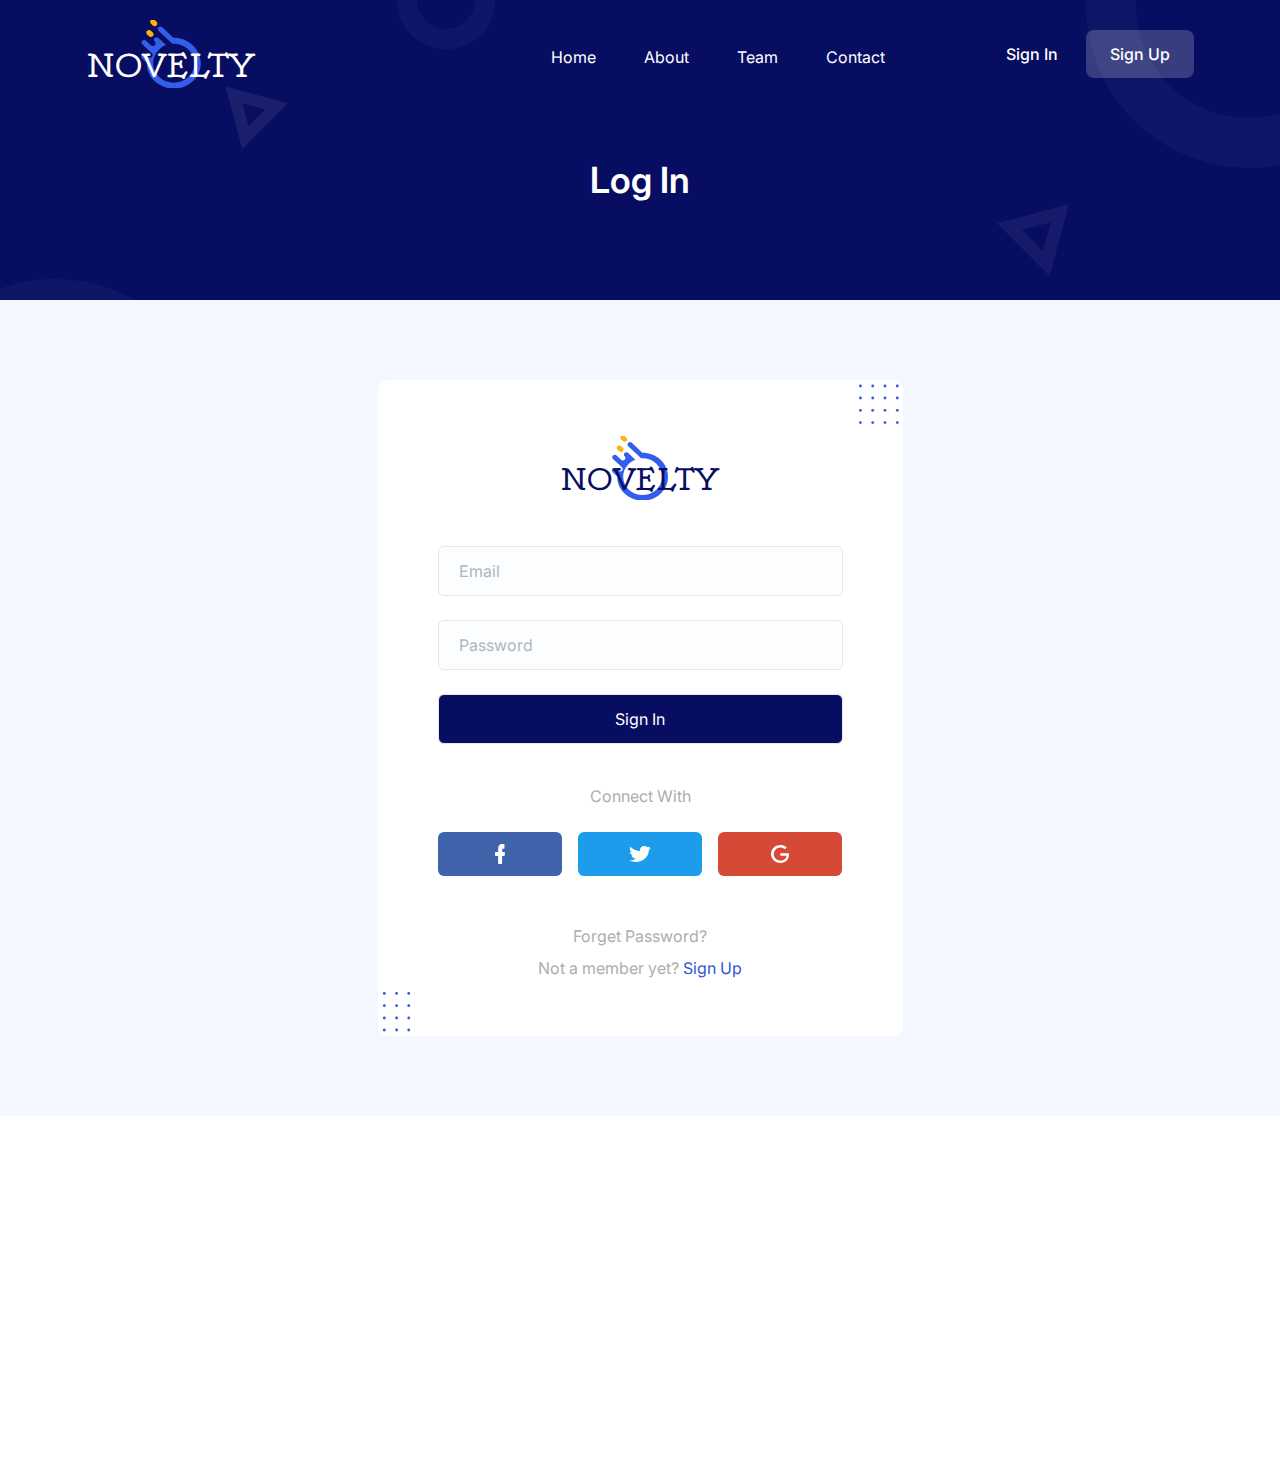
<file: signin.html>
<!DOCTYPE html>
<html lang="en">
  <head>
    <meta charset="UTF-8" />
    <meta http-equiv="X-UA-Compatible" content="IE=edge" />
    <meta name="viewport" content="width=device-width, initial-scale=1.0" />
    <title>Sign In | Quality Healthcare to your doorstep</title>
    <link
      rel="shortcut icon"
      href="assets/images/favicon.png"
      type="image/x-icon"
    />
    <link rel="stylesheet" href="assets/css/animate.css" />
    <link rel="stylesheet" href="assets/css/tailwind.css" />

    <!-- ==== WOW JS ==== -->
    <script src="assets/js/wow.min.js"></script>
    <script>
      new WOW().init();
    </script>
  </head>
  <body>
    <!-- ====== Navbar Section Start -->
    <div
      class="
        ud-header
        bg-transparent
        absolute
        top-0
        left-0
        z-40
        w-full
        flex
        items-center
      "
    >
      <div class="container">
        <div class="flex -mx-4 items-center justify-between relative">
          <div class="px-4 w-60 max-w-full">
            <a href="index.html" class="navbar-logo w-full block py-5">
              <img
                src="assets/images/logo/logo-white.svg"
                alt="logo"
                class="w-full header-logo"
              />
            </a>
          </div>
          <div class="flex px-4 justify-between items-center w-full">
            <div>
              <button
                id="navbarToggler"
                class="
                  block
                  absolute
                  right-4
                  top-1/2
                  -translate-y-1/2
                  lg:hidden
                  focus:ring-2
                  ring-primary
                  px-3
                  py-[6px]
                  rounded-lg
                "
              >
                <span
                  class="relative w-[30px] h-[2px] my-[6px] block bg-white"
                ></span>
                <span
                  class="relative w-[30px] h-[2px] my-[6px] block bg-white"
                ></span>
                <span
                  class="relative w-[30px] h-[2px] my-[6px] block bg-white"
                ></span>
              </button>
              <nav
                id="navbarCollapse"
                class="
                  absolute
                  py-5
                  lg:py-0 lg:px-4
                  xl:px-6
                  bg-white
                  lg:bg-transparent
                  shadow-lg
                  rounded-lg
                  max-w-[250px]
                  w-full
                  lg:max-w-full lg:w-full
                  right-4
                  top-full
                  hidden
                  lg:block lg:static lg:shadow-none
                "
              >
                <ul class="blcok lg:flex">
                  <li class="relative group">
                    <a
                      href="#home"
                      class="
                        ud-menu-scroll
                        text-base text-dark
                        lg:text-white
                        lg:group-hover:opacity-70
                        lg:group-hover:text-white
                        group-hover:text-primary
                        py-2
                        lg:py-6 lg:inline-flex lg:px-0
                        flex
                        mx-8
                        lg:mr-0
                      "
                    >
                      Home
                    </a>
                  </li>
                  <li class="relative group">
                    <a
                      href="/#about"
                      class="
                        ud-menu-scroll
                        text-base text-dark
                        lg:text-white
                        lg:group-hover:opacity-70
                        lg:group-hover:text-white
                        group-hover:text-primary
                        py-2
                        lg:py-6 lg:inline-flex lg:px-0
                        flex
                        mx-8
                        lg:mr-0 lg:ml-7
                        xl:ml-12
                      "
                    >
                      About
                    </a>
                  </li>
                  <!-- <li class="relative group">
                    <a
                      href="/#pricing"
                      class="
                        ud-menu-scroll
                        text-base text-dark
                        lg:text-white
                        lg:group-hover:opacity-70
                        lg:group-hover:text-white
                        group-hover:text-primary
                        py-2
                        lg:py-6 lg:inline-flex lg:px-0
                        flex
                        mx-8
                        lg:mr-0 lg:ml-7
                        xl:ml-12
                      "
                    >
                      Pricing
                    </a>
                  </li> -->
                  <li class="relative group">
                    <a
                      href="/#team"
                      class="
                        ud-menu-scroll
                        text-base text-dark
                        lg:text-white
                        lg:group-hover:opacity-70
                        lg:group-hover:text-white
                        group-hover:text-primary
                        py-2
                        lg:py-6 lg:inline-flex lg:px-0
                        flex
                        mx-8
                        lg:mr-0 lg:ml-7
                        xl:ml-12
                      "
                    >
                      Team
                    </a>
                  </li>
                  <li class="relative group">
                    <a
                      href="/#contact"
                      class="
                        ud-menu-scroll
                        text-base text-dark
                        lg:text-white
                        lg:group-hover:opacity-70
                        lg:group-hover:text-white
                        group-hover:text-primary
                        py-2
                        lg:py-6 lg:inline-flex lg:px-0
                        flex
                        mx-8
                        lg:mr-0 lg:ml-7
                        xl:ml-12
                      "
                    >
                      Contact
                    </a>
                  </li>
                  <!-- <li class="relative group submenu-item">
                    <a
                      href="javascript:void(0)"
                      class="
                        text-base text-dark
                        lg:text-white
                        lg:group-hover:opacity-70
                        lg:group-hover:text-white
                        group-hover:text-primary
                        py-2
                        lg:py-6 lg:inline-flex lg:pl-0 lg:pr-4
                        flex
                        mx-8
                        lg:mr-0 lg:ml-8
                        xl:ml-12
                        relative
                        after:absolute
                        after:w-2
                        after:h-2
                        after:border-b-2
                        after:border-r-2
                        after:border-current
                        after:rotate-45
                        lg:after:right-0
                        after:right-1
                        after:top-1/2
                        after:-translate-y-1/2
                        after:mt-[-2px]
                      "
                    >
                      Pages
                    </a>
                    <div
                      class="
                        submenu
                        hidden
                        relative
                        lg:absolute
                        w-[250px]
                        top-full
                        lg:top-[110%]
                        left-0
                        rounded-sm
                        lg:shadow-lg
                        p-4
                        lg:block lg:opacity-0 lg:invisible
                        group-hover:opacity-100
                        lg:group-hover:visible lg:group-hover:top-full
                        bg-white
                        transition-[top]
                        duration-300
                      "
                    >
                      <a
                        href="about.html"
                        class="
                          block
                          text-sm text-body-color
                          rounded
                          hover:text-primary
                          py-[10px]
                          px-4
                        "
                      >
                        About Page
                      </a>
                      <a
                        href="pricing.html"
                        class="
                          block
                          text-sm text-body-color
                          rounded
                          hover:text-primary
                          py-[10px]
                          px-4
                        "
                      >
                        Pricing Page
                      </a>
                      <a
                        href="contact.html"
                        class="
                          block
                          text-sm text-body-color
                          rounded
                          hover:text-primary
                          py-[10px]
                          px-4
                        "
                      >
                        Contact Page
                      </a>
                      <a
                        href="blog-grids.html"
                        class="
                          block
                          text-sm text-body-color
                          rounded
                          hover:text-primary
                          py-[10px]
                          px-4
                        "
                      >
                        Blog Grid Page
                      </a>
                      <a
                        href="blog-details.html"
                        class="
                          block
                          text-sm text-body-color
                          rounded
                          hover:text-primary
                          py-[10px]
                          px-4
                        "
                      >
                        Blog Details Page
                      </a>

                      <a
                        href="signup.html"
                        class="
                          block
                          text-sm text-body-color
                          rounded
                          hover:text-primary
                          py-[10px]
                          px-4
                        "
                      >
                        Sign Up Page
                      </a>
                      <a
                        href="signin.html"
                        class="
                          block
                          text-sm text-body-color
                          rounded
                          hover:text-primary
                          py-[10px]
                          px-4
                        "
                      >
                        Sign In Page
                      </a>
                      <a
                        href="404.html"
                        class="
                          block
                          text-sm text-body-color
                          rounded
                          hover:text-primary
                          py-[10px]
                          px-4
                        "
                      >
                        404 Page
                      </a>
                    </div>
                  </li> -->
                </ul>
              </nav>
            </div>
            <div class="sm:flex justify-end hidden pr-16 lg:pr-0">
              <a
                href="signin.html"
                class="
                  text-base
                  font-medium
                  text-white
                  hover:opacity-70
                  py-3
                  px-7
                  loginBtn
                "
              >
                Sign In
              </a>
              <a
                href="signup.html"
                class="
                  text-base
                  font-medium
                  text-white
                  bg-white bg-opacity-20
                  rounded-lg
                  py-3
                  px-6
                  hover:bg-opacity-100 hover:text-dark
                  signUpBtn
                  duration-300
                  ease-in-out
                "
              >
                Sign Up
              </a>
            </div>
          </div>
        </div>
      </div>
    </div>
    <!-- ====== Navbar Section End -->

    <!-- ====== Banner Section Start -->
    <div
      class="
        relative
        z-10
        pt-[120px]
        md:pt-[130px]
        lg:pt-[160px]
        pb-[100px]
        bg-primary
        overflow-hidden
      "
    >
      <div class="container">
        <div class="flex flex-wrap items-center -mx-4">
          <div class="w-full px-4">
            <div class="text-center">
              <h1 class="font-semibold text-white text-4xl">Log In</h1>
            </div>
          </div>
        </div>
      </div>
      <div>
        <span class="absolute top-0 left-0 z-[-1]">
          <svg
            width="495"
            height="470"
            viewBox="0 0 495 470"
            fill="none"
            xmlns="http://www.w3.org/2000/svg"
          >
            <circle
              cx="55"
              cy="442"
              r="138"
              stroke="white"
              stroke-opacity="0.04"
              stroke-width="50"
            />
            <circle
              cx="446"
              r="39"
              stroke="white"
              stroke-opacity="0.04"
              stroke-width="20"
            />
            <path
              d="M245.406 137.609L233.985 94.9852L276.609 106.406L245.406 137.609Z"
              stroke="white"
              stroke-opacity="0.08"
              stroke-width="12"
            />
          </svg>
        </span>
        <span class="absolute top-0 right-0 z-[-1]">
          <svg
            width="493"
            height="470"
            viewBox="0 0 493 470"
            fill="none"
            xmlns="http://www.w3.org/2000/svg"
          >
            <circle
              cx="462"
              cy="5"
              r="138"
              stroke="white"
              stroke-opacity="0.04"
              stroke-width="50"
            />
            <circle
              cx="49"
              cy="470"
              r="39"
              stroke="white"
              stroke-opacity="0.04"
              stroke-width="20"
            />
            <path
              d="M222.393 226.701L272.808 213.192L259.299 263.607L222.393 226.701Z"
              stroke="white"
              stroke-opacity="0.06"
              stroke-width="13"
            />
          </svg>
        </span>
      </div>
    </div>
    <!-- ====== Banner Section End -->

    <!-- ====== Forms Section Start -->
    <section class="bg-[#F4F7FF] py-14 lg:py-20">
      <div class="container">
        <div class="flex flex-wrap -mx-4">
          <div class="w-full px-4">
            <div
              class="
                max-w-[525px]
                mx-auto
                text-center
                bg-white
                rounded-lg
                relative
                overflow-hidden
                py-14
                px-8
                sm:px-12
                md:px-[60px]
                wow
                fadeInUp
              "
              data-wow-delay=".15s"
            >
              <div class="mb-10 text-center">
                <a
                  href="javascript:void(0)"
                  class="inline-block max-w-[160px] mx-auto"
                >
                  <img src="assets/images/logo/logo.svg" alt="logo" />
                </a>
              </div>
              <form>
                <div class="mb-6">
                  <input
                    type="email"
                    placeholder="Email"
                    class="
                      w-full
                      rounded-md
                      border
                      bordder-[#E9EDF4]
                      py-3
                      px-5
                      bg-[#FCFDFE]
                      text-base text-body-color
                      placeholder-[#ACB6BE]
                      outline-none
                      focus-visible:shadow-none
                      focus:border-primary
                      transition
                    "
                  />
                </div>
                <div class="mb-6">
                  <input
                    type="password"
                    placeholder="Password"
                    class="
                      w-full
                      rounded-md
                      border
                      bordder-[#E9EDF4]
                      py-3
                      px-5
                      bg-[#FCFDFE]
                      text-base text-body-color
                      placeholder-[#ACB6BE]
                      outline-none
                      focus-visible:shadow-none
                      focus:border-primary
                      transition
                    "
                  />
                </div>
                <div class="mb-10">
                  <input
                    type="submit"
                    value="Sign In"
                    class="
                      w-full
                      rounded-md
                      border
                      bordder-primary
                      py-3
                      px-5
                      bg-primary
                      text-base text-white
                      cursor-pointer
                      hover:shadow-md
                      transition
                      duration-300
                      ease-in-out
                    "
                  />
                </div>
              </form>
              <p class="text-base mb-6 text-[#adadad]">Connect With</p>
              <ul class="flex justify-between -mx-2 mb-12">
                <li class="px-2 w-full">
                  <a
                    href="javascript:void(0)"
                    class="
                      flex
                      h-11
                      items-center
                      justify-center
                      rounded-md
                      bg-[#4064AC]
                      hover:bg-opacity-90
                      transition
                    "
                  >
                    <svg
                      width="10"
                      height="20"
                      viewBox="0 0 10 20"
                      fill="none"
                      xmlns="http://www.w3.org/2000/svg"
                    >
                      <path
                        d="M9.29878 8H7.74898H7.19548V7.35484V5.35484V4.70968H7.74898H8.91133C9.21575 4.70968 9.46483 4.45161 9.46483 4.06452V0.645161C9.46483 0.290323 9.24343 0 8.91133 0H6.89106C4.70474 0 3.18262 1.80645 3.18262 4.48387V7.29032V7.93548H2.62912H0.747223C0.359774 7.93548 0 8.29032 0 8.80645V11.129C0 11.5806 0.304424 12 0.747223 12H2.57377H3.12727V12.6452V19.129C3.12727 19.5806 3.43169 20 3.87449 20H6.47593C6.64198 20 6.78036 19.9032 6.89106 19.7742C7.00176 19.6452 7.08478 19.4194 7.08478 19.2258V12.6774V12.0323H7.66596H8.91133C9.2711 12.0323 9.54785 11.7742 9.6032 11.3871V11.3548V11.3226L9.99065 9.09677C10.0183 8.87097 9.99065 8.6129 9.8246 8.35484C9.76925 8.19355 9.52018 8.03226 9.29878 8Z"
                        fill="white"
                      />
                    </svg>
                  </a>
                </li>
                <li class="px-2 w-full">
                  <a
                    href="javascript:void(0)"
                    class="
                      flex
                      h-11
                      items-center
                      justify-center
                      rounded-md
                      bg-[#1C9CEA]
                      hover:bg-opacity-90
                      transition
                    "
                  >
                    <svg
                      width="22"
                      height="16"
                      viewBox="0 0 22 16"
                      fill="none"
                      xmlns="http://www.w3.org/2000/svg"
                    >
                      <path
                        d="M19.5516 2.75538L20.9 1.25245C21.2903 0.845401 21.3968 0.53229 21.4323 0.375734C20.3677 0.939335 19.3742 1.1272 18.7355 1.1272H18.4871L18.3452 1.00196C17.4935 0.344423 16.429 0 15.2935 0C12.8097 0 10.8581 1.81605 10.8581 3.91389C10.8581 4.03914 10.8581 4.22701 10.8935 4.35225L11 4.97847L10.2548 4.94716C5.7129 4.82192 1.9871 1.37769 1.38387 0.782779C0.390323 2.34834 0.958064 3.85127 1.56129 4.79061L2.76774 6.54403L0.851613 5.6047C0.887097 6.91977 1.45484 7.95303 2.55484 8.7045L3.5129 9.33072L2.55484 9.67515C3.15806 11.272 4.50645 11.9296 5.5 12.18L6.8129 12.4932L5.57097 13.2446C3.58387 14.4971 1.1 14.4031 0 14.3092C2.23548 15.6869 4.89677 16 6.74194 16C8.12581 16 9.15484 15.8748 9.40322 15.7808C19.3387 13.7143 19.8 5.8865 19.8 4.32094V4.10176L20.0129 3.97652C21.2194 2.97456 21.7161 2.44227 22 2.12916C21.8935 2.16047 21.7516 2.22309 21.6097 2.2544L19.5516 2.75538Z"
                        fill="white"
                      />
                    </svg>
                  </a>
                </li>
                <li class="px-2 w-full">
                  <a
                    href="javascript:void(0)"
                    class="
                      flex
                      h-11
                      items-center
                      justify-center
                      rounded-md
                      bg-[#D64937]
                      hover:bg-opacity-90
                      transition
                    "
                  >
                    <svg
                      width="18"
                      height="18"
                      viewBox="0 0 18 18"
                      fill="none"
                      xmlns="http://www.w3.org/2000/svg"
                    >
                      <path
                        d="M17.8477 8.17132H9.29628V10.643H15.4342C15.1065 14.0743 12.2461 15.5574 9.47506 15.5574C5.95916 15.5574 2.8306 12.8821 2.8306 9.01461C2.8306 5.29251 5.81018 2.47185 9.47506 2.47185C12.2759 2.47185 13.9742 4.24567 13.9742 4.24567L15.7024 2.47185C15.7024 2.47185 13.3783 0.000145544 9.35587 0.000145544C4.05223 -0.0289334 0 4.30383 0 8.98553C0 13.5218 3.81386 18 9.44526 18C14.4212 18 17.9967 14.7141 17.9967 9.79974C18.0264 8.78198 17.8477 8.17132 17.8477 8.17132Z"
                        fill="white"
                      />
                    </svg>
                  </a>
                </li>
              </ul>
              <a
                href="javascript:void(0)"
                class="
                  text-base
                  inline-block
                  mb-2
                  text-[#adadad]
                  hover:text-primary
                "
              >
                Forget Password?
              </a>
              <p class="text-base text-[#adadad]">
                Not a member yet?
                <a href="signup.html" class="text-primary hover:underline">
                  Sign Up
                </a>
              </p>

              <div>
                <span class="absolute top-1 right-1">
                  <svg
                    width="40"
                    height="40"
                    viewBox="0 0 40 40"
                    fill="none"
                    xmlns="http://www.w3.org/2000/svg"
                  >
                    <circle
                      cx="1.39737"
                      cy="38.6026"
                      r="1.39737"
                      transform="rotate(-90 1.39737 38.6026)"
                      fill="#3056D3"
                    />
                    <circle
                      cx="1.39737"
                      cy="1.99122"
                      r="1.39737"
                      transform="rotate(-90 1.39737 1.99122)"
                      fill="#3056D3"
                    />
                    <circle
                      cx="13.6943"
                      cy="38.6026"
                      r="1.39737"
                      transform="rotate(-90 13.6943 38.6026)"
                      fill="#3056D3"
                    />
                    <circle
                      cx="13.6943"
                      cy="1.99122"
                      r="1.39737"
                      transform="rotate(-90 13.6943 1.99122)"
                      fill="#3056D3"
                    />
                    <circle
                      cx="25.9911"
                      cy="38.6026"
                      r="1.39737"
                      transform="rotate(-90 25.9911 38.6026)"
                      fill="#3056D3"
                    />
                    <circle
                      cx="25.9911"
                      cy="1.99122"
                      r="1.39737"
                      transform="rotate(-90 25.9911 1.99122)"
                      fill="#3056D3"
                    />
                    <circle
                      cx="38.288"
                      cy="38.6026"
                      r="1.39737"
                      transform="rotate(-90 38.288 38.6026)"
                      fill="#3056D3"
                    />
                    <circle
                      cx="38.288"
                      cy="1.99122"
                      r="1.39737"
                      transform="rotate(-90 38.288 1.99122)"
                      fill="#3056D3"
                    />
                    <circle
                      cx="1.39737"
                      cy="26.3057"
                      r="1.39737"
                      transform="rotate(-90 1.39737 26.3057)"
                      fill="#3056D3"
                    />
                    <circle
                      cx="13.6943"
                      cy="26.3057"
                      r="1.39737"
                      transform="rotate(-90 13.6943 26.3057)"
                      fill="#3056D3"
                    />
                    <circle
                      cx="25.9911"
                      cy="26.3057"
                      r="1.39737"
                      transform="rotate(-90 25.9911 26.3057)"
                      fill="#3056D3"
                    />
                    <circle
                      cx="38.288"
                      cy="26.3057"
                      r="1.39737"
                      transform="rotate(-90 38.288 26.3057)"
                      fill="#3056D3"
                    />
                    <circle
                      cx="1.39737"
                      cy="14.0086"
                      r="1.39737"
                      transform="rotate(-90 1.39737 14.0086)"
                      fill="#3056D3"
                    />
                    <circle
                      cx="13.6943"
                      cy="14.0086"
                      r="1.39737"
                      transform="rotate(-90 13.6943 14.0086)"
                      fill="#3056D3"
                    />
                    <circle
                      cx="25.9911"
                      cy="14.0086"
                      r="1.39737"
                      transform="rotate(-90 25.9911 14.0086)"
                      fill="#3056D3"
                    />
                    <circle
                      cx="38.288"
                      cy="14.0086"
                      r="1.39737"
                      transform="rotate(-90 38.288 14.0086)"
                      fill="#3056D3"
                    />
                  </svg>
                </span>
                <span class="absolute left-1 bottom-1">
                  <svg
                    width="29"
                    height="40"
                    viewBox="0 0 29 40"
                    fill="none"
                    xmlns="http://www.w3.org/2000/svg"
                  >
                    <circle
                      cx="2.288"
                      cy="25.9912"
                      r="1.39737"
                      transform="rotate(-90 2.288 25.9912)"
                      fill="#3056D3"
                    />
                    <circle
                      cx="14.5849"
                      cy="25.9911"
                      r="1.39737"
                      transform="rotate(-90 14.5849 25.9911)"
                      fill="#3056D3"
                    />
                    <circle
                      cx="26.7216"
                      cy="25.9911"
                      r="1.39737"
                      transform="rotate(-90 26.7216 25.9911)"
                      fill="#3056D3"
                    />
                    <circle
                      cx="2.288"
                      cy="13.6944"
                      r="1.39737"
                      transform="rotate(-90 2.288 13.6944)"
                      fill="#3056D3"
                    />
                    <circle
                      cx="14.5849"
                      cy="13.6943"
                      r="1.39737"
                      transform="rotate(-90 14.5849 13.6943)"
                      fill="#3056D3"
                    />
                    <circle
                      cx="26.7216"
                      cy="13.6943"
                      r="1.39737"
                      transform="rotate(-90 26.7216 13.6943)"
                      fill="#3056D3"
                    />
                    <circle
                      cx="2.288"
                      cy="38.0087"
                      r="1.39737"
                      transform="rotate(-90 2.288 38.0087)"
                      fill="#3056D3"
                    />
                    <circle
                      cx="2.288"
                      cy="1.39739"
                      r="1.39737"
                      transform="rotate(-90 2.288 1.39739)"
                      fill="#3056D3"
                    />
                    <circle
                      cx="14.5849"
                      cy="38.0089"
                      r="1.39737"
                      transform="rotate(-90 14.5849 38.0089)"
                      fill="#3056D3"
                    />
                    <circle
                      cx="26.7216"
                      cy="38.0089"
                      r="1.39737"
                      transform="rotate(-90 26.7216 38.0089)"
                      fill="#3056D3"
                    />
                    <circle
                      cx="14.5849"
                      cy="1.39761"
                      r="1.39737"
                      transform="rotate(-90 14.5849 1.39761)"
                      fill="#3056D3"
                    />
                    <circle
                      cx="26.7216"
                      cy="1.39761"
                      r="1.39737"
                      transform="rotate(-90 26.7216 1.39761)"
                      fill="#3056D3"
                    />
                  </svg>
                </span>
              </div>
            </div>
          </div>
        </div>
      </div>
    </section>
    <!-- ====== Forms Section End -->

    <!-- ====== Footer Section Start -->
    <footer
    class="bg-black pt-20 lg:pt-[120px] relative z-10 wow fadeInUp"
    data-wow-delay=".15s"
  >
    <div class="container">
      <div class="flex flex-wrap -mx-4" id="footer">
        <div class="w-full sm:w-1/2 md:w-1/2 lg:w-4/12 xl:w-3/12 px-4">
          <div class="w-full mb-10" >
            <a
              href="javascript:void(0)"
              class="inline-block max-w-[160px] mb-6"
            >
              <img
                src="assets/images/logo/logo-white.svg"
                alt="logo"
                class="max-w-full"
              />
            </a>
            <p class="text-base text-[#f3f4fe] mb-7">
              Your health is our #1 priority <br>and it never changes
            </p>
            <div class="flex items-center -mx-3" id="footer-icons">
              <a
                href="javascript:void(0)"
                class="px-3 text-[#dddddd] hover:text-white"
              >
                <svg
                  width="10"
                  height="18"
                  viewBox="0 0 10 18"
                  class="fill-current"
                >
                  <path
                    d="M9.00007 6.82105H7.50006H6.96434V6.27097V4.56571V4.01562H7.50006H8.62507C8.91971 4.01562 9.16078 3.79559 9.16078 3.46554V0.550085C9.16078 0.247538 8.9465 0 8.62507 0H6.66969C4.55361 0 3.08038 1.54024 3.08038 3.82309V6.21596V6.76605H2.54466H0.72322C0.348217 6.76605 0 7.06859 0 7.50866V9.48897C0 9.87402 0.294645 10.2316 0.72322 10.2316H2.49109H3.02681V10.7817V16.31C3.02681 16.6951 3.32145 17.0526 3.75003 17.0526H6.26791C6.42862 17.0526 6.56255 16.9701 6.66969 16.8601C6.77684 16.7501 6.8572 16.5576 6.8572 16.3925V10.8092V10.2591H7.4197H8.62507C8.97328 10.2591 9.24114 10.0391 9.29471 9.709V9.6815V9.65399L9.66972 7.7562C9.6965 7.56367 9.66972 7.34363 9.509 7.1236C9.45543 6.98608 9.21436 6.84856 9.00007 6.82105Z"
                  />
                </svg>
              </a>
              <a
                href="javascript:void(0)"
                class="px-3 text-[#dddddd] hover:text-white"
              >
                <svg
                  width="19"
                  height="15"
                  viewBox="0 0 19 15"
                  class="fill-current"
                >
                  <path
                    d="M16.2622 3.17878L17.33 1.93293C17.6391 1.59551 17.7234 1.33595 17.7515 1.20618C16.9085 1.67337 16.1217 1.82911 15.6159 1.82911H15.4192L15.3068 1.72528C14.6324 1.18022 13.7894 0.894714 12.8902 0.894714C10.9233 0.894714 9.37779 2.40012 9.37779 4.13913C9.37779 4.24295 9.37779 4.39868 9.40589 4.5025L9.49019 5.02161L8.90009 4.99565C5.30334 4.89183 2.35288 2.03675 1.87518 1.5436C1.08839 2.84136 1.53799 4.08722 2.01568 4.86587L2.97107 6.31937L1.45369 5.54071C1.48179 6.63084 1.93138 7.48736 2.80247 8.11029L3.56116 8.62939L2.80247 8.9149C3.28017 10.2386 4.34795 10.7837 5.13474 10.9913L6.17443 11.2509L5.19094 11.8738C3.61736 12.912 1.65039 12.8342 0.779297 12.7563C2.54957 13.8983 4.65705 14.1579 6.11823 14.1579C7.21412 14.1579 8.02901 14.0541 8.2257 13.9762C16.0936 12.2631 16.4589 5.77431 16.4589 4.47655V4.29486L16.6275 4.19104C17.5829 3.36047 17.9763 2.91923 18.2011 2.65967C18.1168 2.68563 18.0044 2.73754 17.892 2.7635L16.2622 3.17878Z"
                  />
                </svg>
              </a>
              <a
                href="javascript:void(0)"
                class="px-3 text-[#dddddd] hover:text-white"
              >
                <svg
                  width="18"
                  height="18"
                  viewBox="0 0 18 18"
                  class="fill-current"
                >
                  <path
                    d="M8.91688 12.4995C10.6918 12.4995 12.1306 11.0911 12.1306 9.35385C12.1306 7.61655 10.6918 6.20819 8.91688 6.20819C7.14197 6.20819 5.70312 7.61655 5.70312 9.35385C5.70312 11.0911 7.14197 12.4995 8.91688 12.4995Z"
                  />
                  <path
                    d="M12.4078 0.947388H5.37075C2.57257 0.947388 0.300781 3.17104 0.300781 5.90993V12.7436C0.300781 15.5367 2.57257 17.7604 5.37075 17.7604H12.3524C15.2059 17.7604 17.4777 15.5367 17.4777 12.7978V5.90993C17.4777 3.17104 15.2059 0.947388 12.4078 0.947388ZM8.91696 13.4758C6.56206 13.4758 4.70584 11.6047 4.70584 9.35389C4.70584 7.10312 6.58976 5.23199 8.91696 5.23199C11.2165 5.23199 13.1004 7.10312 13.1004 9.35389C13.1004 11.6047 11.2442 13.4758 8.91696 13.4758ZM14.735 5.61164C14.4579 5.90993 14.0423 6.07264 13.5714 6.07264C13.1558 6.07264 12.7402 5.90993 12.4078 5.61164C12.103 5.31334 11.9368 4.9337 11.9368 4.47269C11.9368 4.01169 12.103 3.65916 12.4078 3.33375C12.7125 3.00834 13.1004 2.84563 13.5714 2.84563C13.9869 2.84563 14.4302 3.00834 14.735 3.30663C15.012 3.65916 15.2059 4.06593 15.2059 4.49981C15.1782 4.9337 15.012 5.31334 14.735 5.61164Z"
                  />
                  <path
                    d="M13.5985 3.82184C13.2383 3.82184 12.9336 4.12013 12.9336 4.47266C12.9336 4.82519 13.2383 5.12349 13.5985 5.12349C13.9587 5.12349 14.2634 4.82519 14.2634 4.47266C14.2634 4.12013 13.9864 3.82184 13.5985 3.82184Z"
                  />
                </svg>
              </a>
              <a
                href="javascript:void(0)"
                class="px-3 text-[#dddddd] hover:text-white"
              >
                <svg
                  width="18"
                  height="18"
                  viewBox="0 0 18 18"
                  class="fill-current"
                >
                  <path
                    d="M16.7821 0.947388H1.84847C1.14272 0.947388 0.578125 1.49747 0.578125 2.18508V16.7623C0.578125 17.4224 1.14272 18 1.84847 18H16.7257C17.4314 18 17.996 17.4499 17.996 16.7623V2.15757C18.0525 1.49747 17.4879 0.947388 16.7821 0.947388ZM5.7442 15.4421H3.17528V7.32837H5.7442V15.4421ZM4.44563 6.2007C3.59873 6.2007 2.94944 5.5406 2.94944 4.74297C2.94944 3.94535 3.62696 3.28525 4.44563 3.28525C5.26429 3.28525 5.94181 3.94535 5.94181 4.74297C5.94181 5.5406 5.32075 6.2007 4.44563 6.2007ZM15.4835 15.4421H12.9146V11.509C12.9146 10.5739 12.8864 9.33618 11.5596 9.33618C10.2045 9.33618 10.0069 10.3813 10.0069 11.4265V15.4421H7.438V7.32837H9.95046V8.45605H9.9787C10.3457 7.79594 11.1644 7.13584 12.4347 7.13584C15.0601 7.13584 15.54 8.7861 15.54 11.0414V15.4421H15.4835Z"
                  />
                </svg>
              </a>
            </div>
          </div>
        </div>
      </div>
    </div>
  </footer>
    <!-- ====== Footer Section End -->

    <!-- ====== Back To Top Start -->
    <a
      href="javascript:void(0)"
      class="
        hidden
        items-center
        justify-center
        bg-primary
        text-white
        w-10
        h-10
        rounded-md
        fixed
        bottom-8
        right-8
        left-auto
        z-[999]
        hover:bg-dark
        back-to-top
        shadow-md
        transition
        duration-300
        ease-in-out
      "
    >
      <span
        class="w-3 h-3 border-t border-l border-white rotate-45 mt-[6px]"
      ></span>
    </a>
    <!-- ====== Back To Top End -->

    <!-- ====== All Scripts -->
    <script src="assets/js/main.js"></script>
  </body>
</html>
</file>
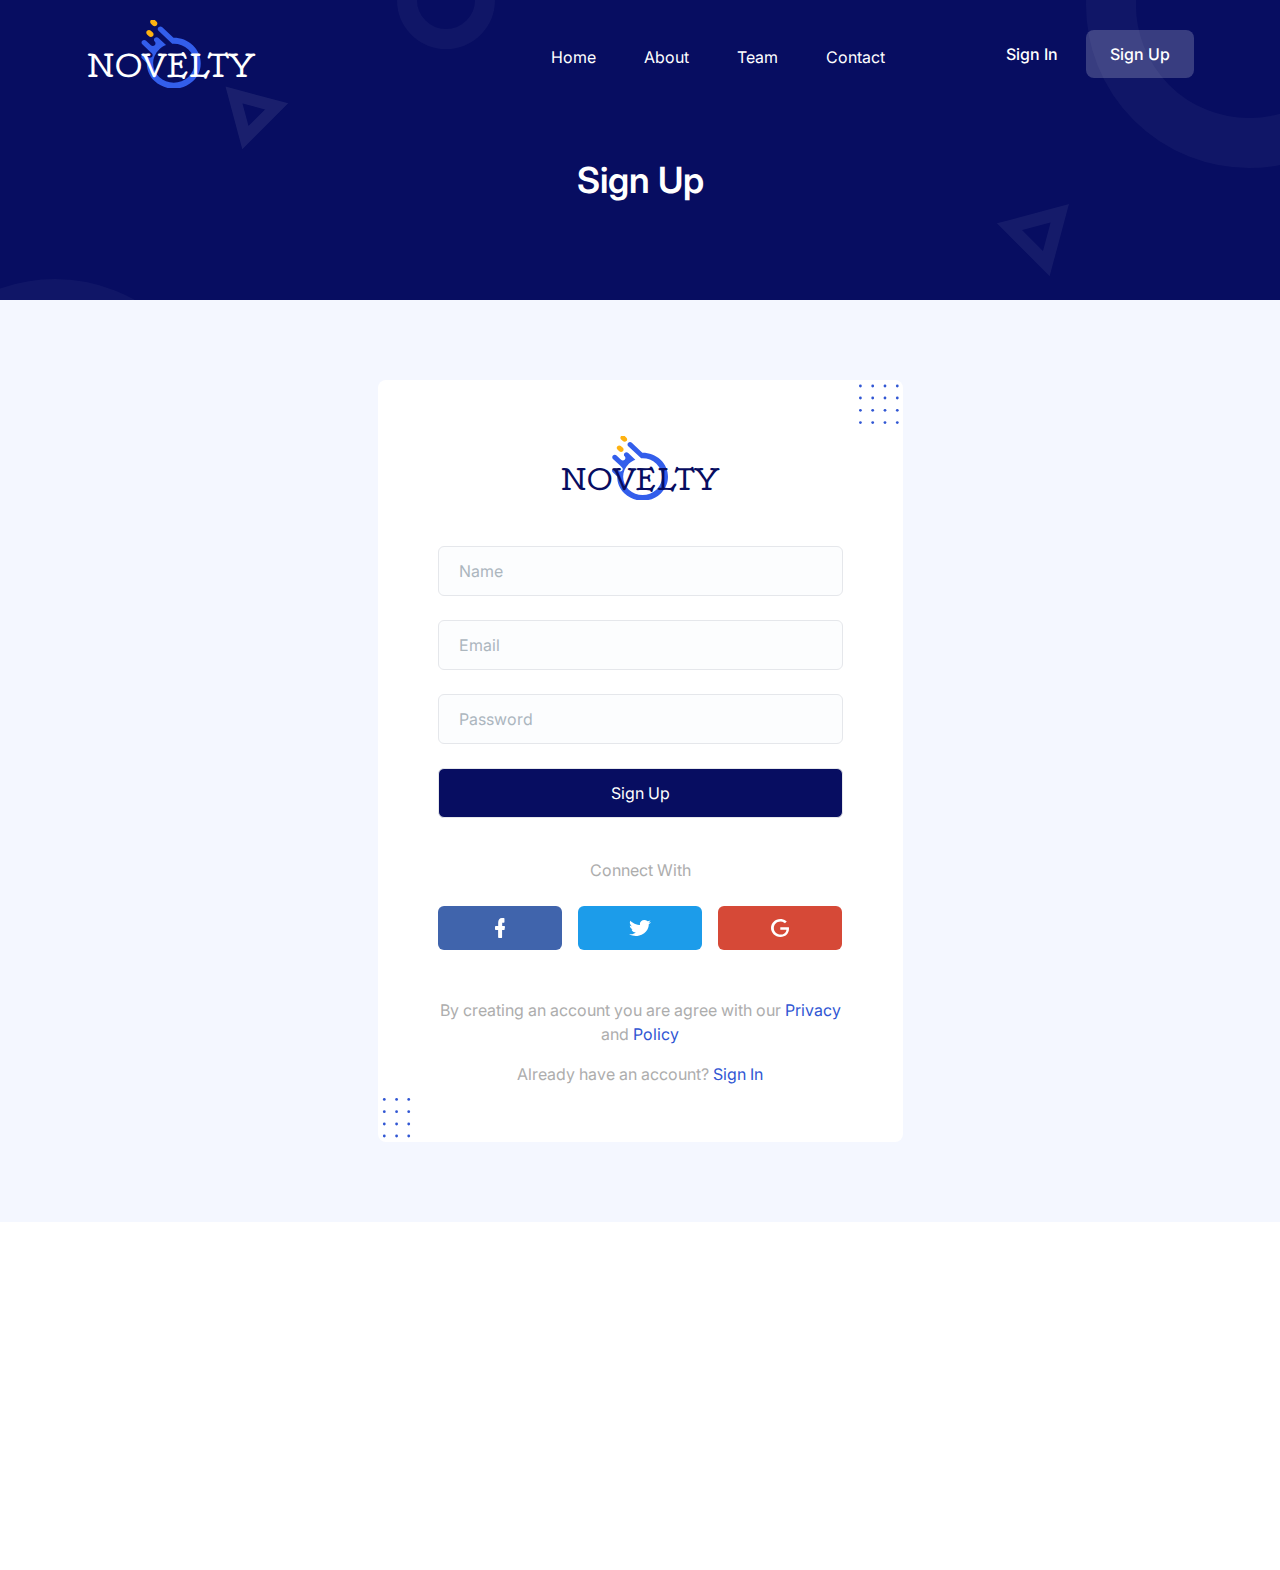
<file: signup.html>
<!DOCTYPE html>
<html lang="en">
  <head>
    <meta charset="UTF-8" />
    <meta http-equiv="X-UA-Compatible" content="IE=edge" />
    <meta name="viewport" content="width=device-width, initial-scale=1.0" />
    <title>Sign Up | Quality Healthcare to your doorstep</title>
    <link
      rel="shortcut icon"
      href="assets/images/favicon.png"
      type="image/x-icon"
    />
    <link rel="stylesheet" href="assets/css/animate.css" />
    <link rel="stylesheet" href="assets/css/tailwind.css" />

    <!-- ==== WOW JS ==== -->
    <script src="assets/js/wow.min.js"></script>
    <script>
      new WOW().init();
    </script>
  </head>
  <body>
    <!-- ====== Navbar Section Start -->
    <div
      class="
        ud-header
        bg-transparent
        absolute
        top-0
        left-0
        z-40
        w-full
        flex
        items-center
      "
    >
      <div class="container">
        <div class="flex -mx-4 items-center justify-between relative">
          <div class="px-4 w-60 max-w-full">
            <a href="index.html" class="navbar-logo w-full block py-5">
              <img
                src="assets/images/logo/logo-white.svg"
                alt="logo"
                class="w-full header-logo"
              />
            </a>
          </div>
          <div class="flex px-4 justify-between items-center w-full">
            <div>
              <button
                id="navbarToggler"
                class="
                  block
                  absolute
                  right-4
                  top-1/2
                  -translate-y-1/2
                  lg:hidden
                  focus:ring-2
                  ring-primary
                  px-3
                  py-[6px]
                  rounded-lg
                "
              >
                <span
                  class="relative w-[30px] h-[2px] my-[6px] block bg-white"
                ></span>
                <span
                  class="relative w-[30px] h-[2px] my-[6px] block bg-white"
                ></span>
                <span
                  class="relative w-[30px] h-[2px] my-[6px] block bg-white"
                ></span>
              </button>
              <nav
                id="navbarCollapse"
                class="
                  absolute
                  py-5
                  lg:py-0 lg:px-4
                  xl:px-6
                  bg-white
                  lg:bg-transparent
                  shadow-lg
                  rounded-lg
                  max-w-[250px]
                  w-full
                  lg:max-w-full lg:w-full
                  right-4
                  top-full
                  hidden
                  lg:block lg:static lg:shadow-none
                "
              >
                <ul class="blcok lg:flex">
                  <li class="relative group">
                    <a
                      href="#home"
                      class="
                        ud-menu-scroll
                        text-base text-dark
                        lg:text-white
                        lg:group-hover:opacity-70
                        lg:group-hover:text-white
                        group-hover:text-primary
                        py-2
                        lg:py-6 lg:inline-flex lg:px-0
                        flex
                        mx-8
                        lg:mr-0
                      "
                    >
                      Home
                    </a>
                  </li>
                  <li class="relative group">
                    <a
                      href="/#about"
                      class="
                        ud-menu-scroll
                        text-base text-dark
                        lg:text-white
                        lg:group-hover:opacity-70
                        lg:group-hover:text-white
                        group-hover:text-primary
                        py-2
                        lg:py-6 lg:inline-flex lg:px-0
                        flex
                        mx-8
                        lg:mr-0 lg:ml-7
                        xl:ml-12
                      "
                    >
                      About
                    </a>
                  </li>
                  <!-- <li class="relative group">
                    <a
                      href="/#pricing"
                      class="
                        ud-menu-scroll
                        text-base text-dark
                        lg:text-white
                        lg:group-hover:opacity-70
                        lg:group-hover:text-white
                        group-hover:text-primary
                        py-2
                        lg:py-6 lg:inline-flex lg:px-0
                        flex
                        mx-8
                        lg:mr-0 lg:ml-7
                        xl:ml-12
                      "
                    >
                      Pricing
                    </a>
                  </li> -->
                  <li class="relative group">
                    <a
                      href="/#team"
                      class="
                        ud-menu-scroll
                        text-base text-dark
                        lg:text-white
                        lg:group-hover:opacity-70
                        lg:group-hover:text-white
                        group-hover:text-primary
                        py-2
                        lg:py-6 lg:inline-flex lg:px-0
                        flex
                        mx-8
                        lg:mr-0 lg:ml-7
                        xl:ml-12
                      "
                    >
                      Team
                    </a>
                  </li>
                  <li class="relative group">
                    <a
                      href="/#contact"
                      class="
                        ud-menu-scroll
                        text-base text-dark
                        lg:text-white
                        lg:group-hover:opacity-70
                        lg:group-hover:text-white
                        group-hover:text-primary
                        py-2
                        lg:py-6 lg:inline-flex lg:px-0
                        flex
                        mx-8
                        lg:mr-0 lg:ml-7
                        xl:ml-12
                      "
                    >
                      Contact
                    </a>
                  </li>
                  <!-- <li class="relative group submenu-item">
                    <a
                      href="javascript:void(0)"
                      class="
                        text-base text-dark
                        lg:text-white
                        lg:group-hover:opacity-70
                        lg:group-hover:text-white
                        group-hover:text-primary
                        py-2
                        lg:py-6 lg:inline-flex lg:pl-0 lg:pr-4
                        flex
                        mx-8
                        lg:mr-0 lg:ml-8
                        xl:ml-12
                        relative
                        after:absolute
                        after:w-2
                        after:h-2
                        after:border-b-2
                        after:border-r-2
                        after:border-current
                        after:rotate-45
                        lg:after:right-0
                        after:right-1
                        after:top-1/2
                        after:-translate-y-1/2
                        after:mt-[-2px]
                      "
                    >
                      Pages
                    </a>
                    <div
                      class="
                        submenu
                        hidden
                        relative
                        lg:absolute
                        w-[250px]
                        top-full
                        lg:top-[110%]
                        left-0
                        rounded-sm
                        lg:shadow-lg
                        p-4
                        lg:block lg:opacity-0 lg:invisible
                        group-hover:opacity-100
                        lg:group-hover:visible lg:group-hover:top-full
                        bg-white
                        transition-[top]
                        duration-300
                      "
                    >
                      <a
                        href="about.html"
                        class="
                          block
                          text-sm text-body-color
                          rounded
                          hover:text-primary
                          py-[10px]
                          px-4
                        "
                      >
                        About Page
                      </a>
                      <a
                        href="pricing.html"
                        class="
                          block
                          text-sm text-body-color
                          rounded
                          hover:text-primary
                          py-[10px]
                          px-4
                        "
                      >
                        Pricing Page
                      </a>
                      <a
                        href="contact.html"
                        class="
                          block
                          text-sm text-body-color
                          rounded
                          hover:text-primary
                          py-[10px]
                          px-4
                        "
                      >
                        Contact Page
                      </a>
                      <a
                        href="blog-grids.html"
                        class="
                          block
                          text-sm text-body-color
                          rounded
                          hover:text-primary
                          py-[10px]
                          px-4
                        "
                      >
                        Blog Grid Page
                      </a>
                      <a
                        href="blog-details.html"
                        class="
                          block
                          text-sm text-body-color
                          rounded
                          hover:text-primary
                          py-[10px]
                          px-4
                        "
                      >
                        Blog Details Page
                      </a>
                      <a
                        href="signup.html"
                        class="
                          block
                          text-sm text-body-color
                          rounded
                          hover:text-primary
                          py-[10px]
                          px-4
                        "
                      >
                        Sign Up Page
                      </a>
                      <a
                        href="signin.html"
                        class="
                          block
                          text-sm text-body-color
                          rounded
                          hover:text-primary
                          py-[10px]
                          px-4
                        "
                      >
                        Sign In Page
                      </a>
                      <a
                        href="404.html"
                        class="
                          block
                          text-sm text-body-color
                          rounded
                          hover:text-primary
                          py-[10px]
                          px-4
                        "
                      >
                        404 Page
                      </a>
                    </div>
                  </li> -->
                </ul>
              </nav>
            </div>
            <div class="sm:flex justify-end hidden pr-16 lg:pr-0">
              <a
                href="signin.html"
                class="
                  text-base
                  font-medium
                  text-white
                  hover:opacity-70
                  py-3
                  px-7
                  loginBtn
                "
              >
                Sign In
              </a>
              <a
                href="signup.html"
                class="
                  text-base
                  font-medium
                  text-white
                  bg-white bg-opacity-20
                  rounded-lg
                  py-3
                  px-6
                  hover:bg-opacity-100 hover:text-dark
                  signUpBtn
                  duration-300
                  ease-in-out
                "
              >
                Sign Up
              </a>
            </div>
          </div>
        </div>
      </div>
    </div>
    <!-- ====== Navbar Section End -->

    <!-- ====== Banner Section Start -->
    <div
      class="
        relative
        z-10
        pt-[120px]
        md:pt-[130px]
        lg:pt-[160px]
        pb-[100px]
        bg-primary
        overflow-hidden
      "
    >
      <div class="container">
        <div class="flex flex-wrap items-center -mx-4">
          <div class="w-full px-4">
            <div class="text-center">
              <h1 class="font-semibold text-white text-4xl">Sign Up</h1>
            </div>
          </div>
        </div>
      </div>
      <div>
        <span class="absolute top-0 left-0 z-[-1]">
          <svg
            width="495"
            height="470"
            viewBox="0 0 495 470"
            fill="none"
            xmlns="http://www.w3.org/2000/svg"
          >
            <circle
              cx="55"
              cy="442"
              r="138"
              stroke="white"
              stroke-opacity="0.04"
              stroke-width="50"
            />
            <circle
              cx="446"
              r="39"
              stroke="white"
              stroke-opacity="0.04"
              stroke-width="20"
            />
            <path
              d="M245.406 137.609L233.985 94.9852L276.609 106.406L245.406 137.609Z"
              stroke="white"
              stroke-opacity="0.08"
              stroke-width="12"
            />
          </svg>
        </span>
        <span class="absolute top-0 right-0 z-[-1]">
          <svg
            width="493"
            height="470"
            viewBox="0 0 493 470"
            fill="none"
            xmlns="http://www.w3.org/2000/svg"
          >
            <circle
              cx="462"
              cy="5"
              r="138"
              stroke="white"
              stroke-opacity="0.04"
              stroke-width="50"
            />
            <circle
              cx="49"
              cy="470"
              r="39"
              stroke="white"
              stroke-opacity="0.04"
              stroke-width="20"
            />
            <path
              d="M222.393 226.701L272.808 213.192L259.299 263.607L222.393 226.701Z"
              stroke="white"
              stroke-opacity="0.06"
              stroke-width="13"
            />
          </svg>
        </span>
      </div>
    </div>
    <!-- ====== Banner Section End -->

    <!-- ====== Forms Section Start -->
    <section class="bg-[#F4F7FF] py-14 lg:py-20">
      <div class="container">
        <div class="flex flex-wrap -mx-4">
          <div class="w-full px-4">
            <div
              class="
                max-w-[525px]
                mx-auto
                text-center
                bg-white
                rounded-lg
                relative
                overflow-hidden
                py-14
                px-8
                sm:px-12
                md:px-[60px]
                wow
                fadeInUp
              "
              data-wow-delay=".15s"
            >
              <div class="mb-10 text-center">
                <a
                  href="javascript:void(0)"
                  class="inline-block max-w-[160px] mx-auto"
                >
                  <img src="assets/images/logo/logo.svg" alt="logo" />
                </a>
              </div>
              <form>
                <div class="mb-6">
                  <input
                    type="text"
                    placeholder="Name"
                    class="
                      w-full
                      rounded-md
                      border
                      bordder-[#E9EDF4]
                      py-3
                      px-5
                      bg-[#FCFDFE]
                      text-base text-body-color
                      placeholder-[#ACB6BE]
                      outline-none
                      focus-visible:shadow-none
                      focus:border-primary
                      transition
                    "
                  />
                </div>
                <div class="mb-6">
                  <input
                    type="email"
                    placeholder="Email"
                    class="
                      w-full
                      rounded-md
                      border
                      bordder-[#E9EDF4]
                      py-3
                      px-5
                      bg-[#FCFDFE]
                      text-base text-body-color
                      placeholder-[#ACB6BE]
                      outline-none
                      focus-visible:shadow-none
                      focus:border-primary
                      transition
                    "
                  />
                </div>
                <div class="mb-6">
                  <input
                    type="password"
                    placeholder="Password"
                    class="
                      w-full
                      rounded-md
                      border
                      bordder-[#E9EDF4]
                      py-3
                      px-5
                      bg-[#FCFDFE]
                      text-base text-body-color
                      placeholder-[#ACB6BE]
                      outline-none
                      focus-visible:shadow-none
                      focus:border-primary
                      transition
                    "
                  />
                </div>
                <div class="mb-10">
                  <input
                    type="submit"
                    value="Sign Up"
                    class="
                      w-full
                      rounded-md
                      border
                      bordder-primary
                      py-3
                      px-5
                      bg-primary
                      text-base text-white
                      cursor-pointer
                      hover:shadow-md
                      transition
                      duration-300
                      ease-in-out
                    "
                  />
                </div>
              </form>
              <p class="text-base mb-6 text-[#adadad]">Connect With</p>
              <ul class="flex justify-between -mx-2 mb-12">
                <li class="px-2 w-full">
                  <a
                    href="javascript:void(0)"
                    class="
                      flex
                      h-11
                      items-center
                      justify-center
                      rounded-md
                      bg-[#4064AC]
                      hover:bg-opacity-90
                      transition
                    "
                  >
                    <svg
                      width="10"
                      height="20"
                      viewBox="0 0 10 20"
                      fill="none"
                      xmlns="http://www.w3.org/2000/svg"
                    >
                      <path
                        d="M9.29878 8H7.74898H7.19548V7.35484V5.35484V4.70968H7.74898H8.91133C9.21575 4.70968 9.46483 4.45161 9.46483 4.06452V0.645161C9.46483 0.290323 9.24343 0 8.91133 0H6.89106C4.70474 0 3.18262 1.80645 3.18262 4.48387V7.29032V7.93548H2.62912H0.747223C0.359774 7.93548 0 8.29032 0 8.80645V11.129C0 11.5806 0.304424 12 0.747223 12H2.57377H3.12727V12.6452V19.129C3.12727 19.5806 3.43169 20 3.87449 20H6.47593C6.64198 20 6.78036 19.9032 6.89106 19.7742C7.00176 19.6452 7.08478 19.4194 7.08478 19.2258V12.6774V12.0323H7.66596H8.91133C9.2711 12.0323 9.54785 11.7742 9.6032 11.3871V11.3548V11.3226L9.99065 9.09677C10.0183 8.87097 9.99065 8.6129 9.8246 8.35484C9.76925 8.19355 9.52018 8.03226 9.29878 8Z"
                        fill="white"
                      />
                    </svg>
                  </a>
                </li>
                <li class="px-2 w-full">
                  <a
                    href="javascript:void(0)"
                    class="
                      flex
                      h-11
                      items-center
                      justify-center
                      rounded-md
                      bg-[#1C9CEA]
                      hover:bg-opacity-90
                      transition
                    "
                  >
                    <svg
                      width="22"
                      height="16"
                      viewBox="0 0 22 16"
                      fill="none"
                      xmlns="http://www.w3.org/2000/svg"
                    >
                      <path
                        d="M19.5516 2.75538L20.9 1.25245C21.2903 0.845401 21.3968 0.53229 21.4323 0.375734C20.3677 0.939335 19.3742 1.1272 18.7355 1.1272H18.4871L18.3452 1.00196C17.4935 0.344423 16.429 0 15.2935 0C12.8097 0 10.8581 1.81605 10.8581 3.91389C10.8581 4.03914 10.8581 4.22701 10.8935 4.35225L11 4.97847L10.2548 4.94716C5.7129 4.82192 1.9871 1.37769 1.38387 0.782779C0.390323 2.34834 0.958064 3.85127 1.56129 4.79061L2.76774 6.54403L0.851613 5.6047C0.887097 6.91977 1.45484 7.95303 2.55484 8.7045L3.5129 9.33072L2.55484 9.67515C3.15806 11.272 4.50645 11.9296 5.5 12.18L6.8129 12.4932L5.57097 13.2446C3.58387 14.4971 1.1 14.4031 0 14.3092C2.23548 15.6869 4.89677 16 6.74194 16C8.12581 16 9.15484 15.8748 9.40322 15.7808C19.3387 13.7143 19.8 5.8865 19.8 4.32094V4.10176L20.0129 3.97652C21.2194 2.97456 21.7161 2.44227 22 2.12916C21.8935 2.16047 21.7516 2.22309 21.6097 2.2544L19.5516 2.75538Z"
                        fill="white"
                      />
                    </svg>
                  </a>
                </li>
                <li class="px-2 w-full">
                  <a
                    href="javascript:void(0)"
                    class="
                      flex
                      h-11
                      items-center
                      justify-center
                      rounded-md
                      bg-[#D64937]
                      hover:bg-opacity-90
                      transition
                    "
                  >
                    <svg
                      width="18"
                      height="18"
                      viewBox="0 0 18 18"
                      fill="none"
                      xmlns="http://www.w3.org/2000/svg"
                    >
                      <path
                        d="M17.8477 8.17132H9.29628V10.643H15.4342C15.1065 14.0743 12.2461 15.5574 9.47506 15.5574C5.95916 15.5574 2.8306 12.8821 2.8306 9.01461C2.8306 5.29251 5.81018 2.47185 9.47506 2.47185C12.2759 2.47185 13.9742 4.24567 13.9742 4.24567L15.7024 2.47185C15.7024 2.47185 13.3783 0.000145544 9.35587 0.000145544C4.05223 -0.0289334 0 4.30383 0 8.98553C0 13.5218 3.81386 18 9.44526 18C14.4212 18 17.9967 14.7141 17.9967 9.79974C18.0264 8.78198 17.8477 8.17132 17.8477 8.17132Z"
                        fill="white"
                      />
                    </svg>
                  </a>
                </li>
              </ul>

              <p class="text-base text-[#adadad] mb-4">
                By creating an account you are agree with our
                <a
                  href="javascript:void(0)"
                  class="text-primary hover:underline"
                >
                  Privacy
                </a>
                and
                <a
                  href="javascript:void(0)"
                  class="text-primary hover:underline"
                >
                  Policy
                </a>
              </p>

              <p class="text-base text-[#adadad]">
                Already have an account?
                <a href="signin.html" class="text-primary hover:underline">
                  Sign In
                </a>
              </p>

              <div>
                <span class="absolute top-1 right-1">
                  <svg
                    width="40"
                    height="40"
                    viewBox="0 0 40 40"
                    fill="none"
                    xmlns="http://www.w3.org/2000/svg"
                  >
                    <circle
                      cx="1.39737"
                      cy="38.6026"
                      r="1.39737"
                      transform="rotate(-90 1.39737 38.6026)"
                      fill="#3056D3"
                    />
                    <circle
                      cx="1.39737"
                      cy="1.99122"
                      r="1.39737"
                      transform="rotate(-90 1.39737 1.99122)"
                      fill="#3056D3"
                    />
                    <circle
                      cx="13.6943"
                      cy="38.6026"
                      r="1.39737"
                      transform="rotate(-90 13.6943 38.6026)"
                      fill="#3056D3"
                    />
                    <circle
                      cx="13.6943"
                      cy="1.99122"
                      r="1.39737"
                      transform="rotate(-90 13.6943 1.99122)"
                      fill="#3056D3"
                    />
                    <circle
                      cx="25.9911"
                      cy="38.6026"
                      r="1.39737"
                      transform="rotate(-90 25.9911 38.6026)"
                      fill="#3056D3"
                    />
                    <circle
                      cx="25.9911"
                      cy="1.99122"
                      r="1.39737"
                      transform="rotate(-90 25.9911 1.99122)"
                      fill="#3056D3"
                    />
                    <circle
                      cx="38.288"
                      cy="38.6026"
                      r="1.39737"
                      transform="rotate(-90 38.288 38.6026)"
                      fill="#3056D3"
                    />
                    <circle
                      cx="38.288"
                      cy="1.99122"
                      r="1.39737"
                      transform="rotate(-90 38.288 1.99122)"
                      fill="#3056D3"
                    />
                    <circle
                      cx="1.39737"
                      cy="26.3057"
                      r="1.39737"
                      transform="rotate(-90 1.39737 26.3057)"
                      fill="#3056D3"
                    />
                    <circle
                      cx="13.6943"
                      cy="26.3057"
                      r="1.39737"
                      transform="rotate(-90 13.6943 26.3057)"
                      fill="#3056D3"
                    />
                    <circle
                      cx="25.9911"
                      cy="26.3057"
                      r="1.39737"
                      transform="rotate(-90 25.9911 26.3057)"
                      fill="#3056D3"
                    />
                    <circle
                      cx="38.288"
                      cy="26.3057"
                      r="1.39737"
                      transform="rotate(-90 38.288 26.3057)"
                      fill="#3056D3"
                    />
                    <circle
                      cx="1.39737"
                      cy="14.0086"
                      r="1.39737"
                      transform="rotate(-90 1.39737 14.0086)"
                      fill="#3056D3"
                    />
                    <circle
                      cx="13.6943"
                      cy="14.0086"
                      r="1.39737"
                      transform="rotate(-90 13.6943 14.0086)"
                      fill="#3056D3"
                    />
                    <circle
                      cx="25.9911"
                      cy="14.0086"
                      r="1.39737"
                      transform="rotate(-90 25.9911 14.0086)"
                      fill="#3056D3"
                    />
                    <circle
                      cx="38.288"
                      cy="14.0086"
                      r="1.39737"
                      transform="rotate(-90 38.288 14.0086)"
                      fill="#3056D3"
                    />
                  </svg>
                </span>
                <span class="absolute left-1 bottom-1">
                  <svg
                    width="29"
                    height="40"
                    viewBox="0 0 29 40"
                    fill="none"
                    xmlns="http://www.w3.org/2000/svg"
                  >
                    <circle
                      cx="2.288"
                      cy="25.9912"
                      r="1.39737"
                      transform="rotate(-90 2.288 25.9912)"
                      fill="#3056D3"
                    />
                    <circle
                      cx="14.5849"
                      cy="25.9911"
                      r="1.39737"
                      transform="rotate(-90 14.5849 25.9911)"
                      fill="#3056D3"
                    />
                    <circle
                      cx="26.7216"
                      cy="25.9911"
                      r="1.39737"
                      transform="rotate(-90 26.7216 25.9911)"
                      fill="#3056D3"
                    />
                    <circle
                      cx="2.288"
                      cy="13.6944"
                      r="1.39737"
                      transform="rotate(-90 2.288 13.6944)"
                      fill="#3056D3"
                    />
                    <circle
                      cx="14.5849"
                      cy="13.6943"
                      r="1.39737"
                      transform="rotate(-90 14.5849 13.6943)"
                      fill="#3056D3"
                    />
                    <circle
                      cx="26.7216"
                      cy="13.6943"
                      r="1.39737"
                      transform="rotate(-90 26.7216 13.6943)"
                      fill="#3056D3"
                    />
                    <circle
                      cx="2.288"
                      cy="38.0087"
                      r="1.39737"
                      transform="rotate(-90 2.288 38.0087)"
                      fill="#3056D3"
                    />
                    <circle
                      cx="2.288"
                      cy="1.39739"
                      r="1.39737"
                      transform="rotate(-90 2.288 1.39739)"
                      fill="#3056D3"
                    />
                    <circle
                      cx="14.5849"
                      cy="38.0089"
                      r="1.39737"
                      transform="rotate(-90 14.5849 38.0089)"
                      fill="#3056D3"
                    />
                    <circle
                      cx="26.7216"
                      cy="38.0089"
                      r="1.39737"
                      transform="rotate(-90 26.7216 38.0089)"
                      fill="#3056D3"
                    />
                    <circle
                      cx="14.5849"
                      cy="1.39761"
                      r="1.39737"
                      transform="rotate(-90 14.5849 1.39761)"
                      fill="#3056D3"
                    />
                    <circle
                      cx="26.7216"
                      cy="1.39761"
                      r="1.39737"
                      transform="rotate(-90 26.7216 1.39761)"
                      fill="#3056D3"
                    />
                  </svg>
                </span>
              </div>
            </div>
          </div>
        </div>
      </div>
    </section>
    <!-- ====== Forms Section End -->

    <!-- ====== Footer Section Start -->
    <footer
    class="bg-black pt-20 lg:pt-[120px] relative z-10 wow fadeInUp"
    data-wow-delay=".15s"
  >
    <div class="container">
      <div class="flex flex-wrap -mx-4" id="footer">
        <div class="w-full sm:w-1/2 md:w-1/2 lg:w-4/12 xl:w-3/12 px-4">
          <div class="w-full mb-10" >
            <a
              href="javascript:void(0)"
              class="inline-block max-w-[160px] mb-6"
            >
              <img
                src="assets/images/logo/logo-white.svg"
                alt="logo"
                class="max-w-full"
              />
            </a>
            <p class="text-base text-[#f3f4fe] mb-7">
              Your health is our #1 priority <br>and it never changes
            </p>
            <div class="flex items-center -mx-3" id="footer-icons">
              <a
                href="javascript:void(0)"
                class="px-3 text-[#dddddd] hover:text-white"
              >
                <svg
                  width="10"
                  height="18"
                  viewBox="0 0 10 18"
                  class="fill-current"
                >
                  <path
                    d="M9.00007 6.82105H7.50006H6.96434V6.27097V4.56571V4.01562H7.50006H8.62507C8.91971 4.01562 9.16078 3.79559 9.16078 3.46554V0.550085C9.16078 0.247538 8.9465 0 8.62507 0H6.66969C4.55361 0 3.08038 1.54024 3.08038 3.82309V6.21596V6.76605H2.54466H0.72322C0.348217 6.76605 0 7.06859 0 7.50866V9.48897C0 9.87402 0.294645 10.2316 0.72322 10.2316H2.49109H3.02681V10.7817V16.31C3.02681 16.6951 3.32145 17.0526 3.75003 17.0526H6.26791C6.42862 17.0526 6.56255 16.9701 6.66969 16.8601C6.77684 16.7501 6.8572 16.5576 6.8572 16.3925V10.8092V10.2591H7.4197H8.62507C8.97328 10.2591 9.24114 10.0391 9.29471 9.709V9.6815V9.65399L9.66972 7.7562C9.6965 7.56367 9.66972 7.34363 9.509 7.1236C9.45543 6.98608 9.21436 6.84856 9.00007 6.82105Z"
                  />
                </svg>
              </a>
              <a
                href="javascript:void(0)"
                class="px-3 text-[#dddddd] hover:text-white"
              >
                <svg
                  width="19"
                  height="15"
                  viewBox="0 0 19 15"
                  class="fill-current"
                >
                  <path
                    d="M16.2622 3.17878L17.33 1.93293C17.6391 1.59551 17.7234 1.33595 17.7515 1.20618C16.9085 1.67337 16.1217 1.82911 15.6159 1.82911H15.4192L15.3068 1.72528C14.6324 1.18022 13.7894 0.894714 12.8902 0.894714C10.9233 0.894714 9.37779 2.40012 9.37779 4.13913C9.37779 4.24295 9.37779 4.39868 9.40589 4.5025L9.49019 5.02161L8.90009 4.99565C5.30334 4.89183 2.35288 2.03675 1.87518 1.5436C1.08839 2.84136 1.53799 4.08722 2.01568 4.86587L2.97107 6.31937L1.45369 5.54071C1.48179 6.63084 1.93138 7.48736 2.80247 8.11029L3.56116 8.62939L2.80247 8.9149C3.28017 10.2386 4.34795 10.7837 5.13474 10.9913L6.17443 11.2509L5.19094 11.8738C3.61736 12.912 1.65039 12.8342 0.779297 12.7563C2.54957 13.8983 4.65705 14.1579 6.11823 14.1579C7.21412 14.1579 8.02901 14.0541 8.2257 13.9762C16.0936 12.2631 16.4589 5.77431 16.4589 4.47655V4.29486L16.6275 4.19104C17.5829 3.36047 17.9763 2.91923 18.2011 2.65967C18.1168 2.68563 18.0044 2.73754 17.892 2.7635L16.2622 3.17878Z"
                  />
                </svg>
              </a>
              <a
                href="javascript:void(0)"
                class="px-3 text-[#dddddd] hover:text-white"
              >
                <svg
                  width="18"
                  height="18"
                  viewBox="0 0 18 18"
                  class="fill-current"
                >
                  <path
                    d="M8.91688 12.4995C10.6918 12.4995 12.1306 11.0911 12.1306 9.35385C12.1306 7.61655 10.6918 6.20819 8.91688 6.20819C7.14197 6.20819 5.70312 7.61655 5.70312 9.35385C5.70312 11.0911 7.14197 12.4995 8.91688 12.4995Z"
                  />
                  <path
                    d="M12.4078 0.947388H5.37075C2.57257 0.947388 0.300781 3.17104 0.300781 5.90993V12.7436C0.300781 15.5367 2.57257 17.7604 5.37075 17.7604H12.3524C15.2059 17.7604 17.4777 15.5367 17.4777 12.7978V5.90993C17.4777 3.17104 15.2059 0.947388 12.4078 0.947388ZM8.91696 13.4758C6.56206 13.4758 4.70584 11.6047 4.70584 9.35389C4.70584 7.10312 6.58976 5.23199 8.91696 5.23199C11.2165 5.23199 13.1004 7.10312 13.1004 9.35389C13.1004 11.6047 11.2442 13.4758 8.91696 13.4758ZM14.735 5.61164C14.4579 5.90993 14.0423 6.07264 13.5714 6.07264C13.1558 6.07264 12.7402 5.90993 12.4078 5.61164C12.103 5.31334 11.9368 4.9337 11.9368 4.47269C11.9368 4.01169 12.103 3.65916 12.4078 3.33375C12.7125 3.00834 13.1004 2.84563 13.5714 2.84563C13.9869 2.84563 14.4302 3.00834 14.735 3.30663C15.012 3.65916 15.2059 4.06593 15.2059 4.49981C15.1782 4.9337 15.012 5.31334 14.735 5.61164Z"
                  />
                  <path
                    d="M13.5985 3.82184C13.2383 3.82184 12.9336 4.12013 12.9336 4.47266C12.9336 4.82519 13.2383 5.12349 13.5985 5.12349C13.9587 5.12349 14.2634 4.82519 14.2634 4.47266C14.2634 4.12013 13.9864 3.82184 13.5985 3.82184Z"
                  />
                </svg>
              </a>
              <a
                href="javascript:void(0)"
                class="px-3 text-[#dddddd] hover:text-white"
              >
                <svg
                  width="18"
                  height="18"
                  viewBox="0 0 18 18"
                  class="fill-current"
                >
                  <path
                    d="M16.7821 0.947388H1.84847C1.14272 0.947388 0.578125 1.49747 0.578125 2.18508V16.7623C0.578125 17.4224 1.14272 18 1.84847 18H16.7257C17.4314 18 17.996 17.4499 17.996 16.7623V2.15757C18.0525 1.49747 17.4879 0.947388 16.7821 0.947388ZM5.7442 15.4421H3.17528V7.32837H5.7442V15.4421ZM4.44563 6.2007C3.59873 6.2007 2.94944 5.5406 2.94944 4.74297C2.94944 3.94535 3.62696 3.28525 4.44563 3.28525C5.26429 3.28525 5.94181 3.94535 5.94181 4.74297C5.94181 5.5406 5.32075 6.2007 4.44563 6.2007ZM15.4835 15.4421H12.9146V11.509C12.9146 10.5739 12.8864 9.33618 11.5596 9.33618C10.2045 9.33618 10.0069 10.3813 10.0069 11.4265V15.4421H7.438V7.32837H9.95046V8.45605H9.9787C10.3457 7.79594 11.1644 7.13584 12.4347 7.13584C15.0601 7.13584 15.54 8.7861 15.54 11.0414V15.4421H15.4835Z"
                  />
                </svg>
              </a>
            </div>
          </div>
        </div>
      </div>
    </div>
  </footer>
    <!-- ====== Footer Section End -->

    <!-- ====== Back To Top Start -->
    <a
      href="javascript:void(0)"
      class="
        hidden
        items-center
        justify-center
        bg-primary
        text-white
        w-10
        h-10
        rounded-md
        fixed
        bottom-8
        right-8
        left-auto
        z-[999]
        hover:bg-dark
        back-to-top
        shadow-md
        transition
        duration-300
        ease-in-out
      "
    >
      <span
        class="w-3 h-3 border-t border-l border-white rotate-45 mt-[6px]"
      ></span>
    </a>
    <!-- ====== Back To Top End -->

    <!-- ====== All Scripts -->
    <script src="assets/js/main.js"></script>
  </body>
</html>
</file>
